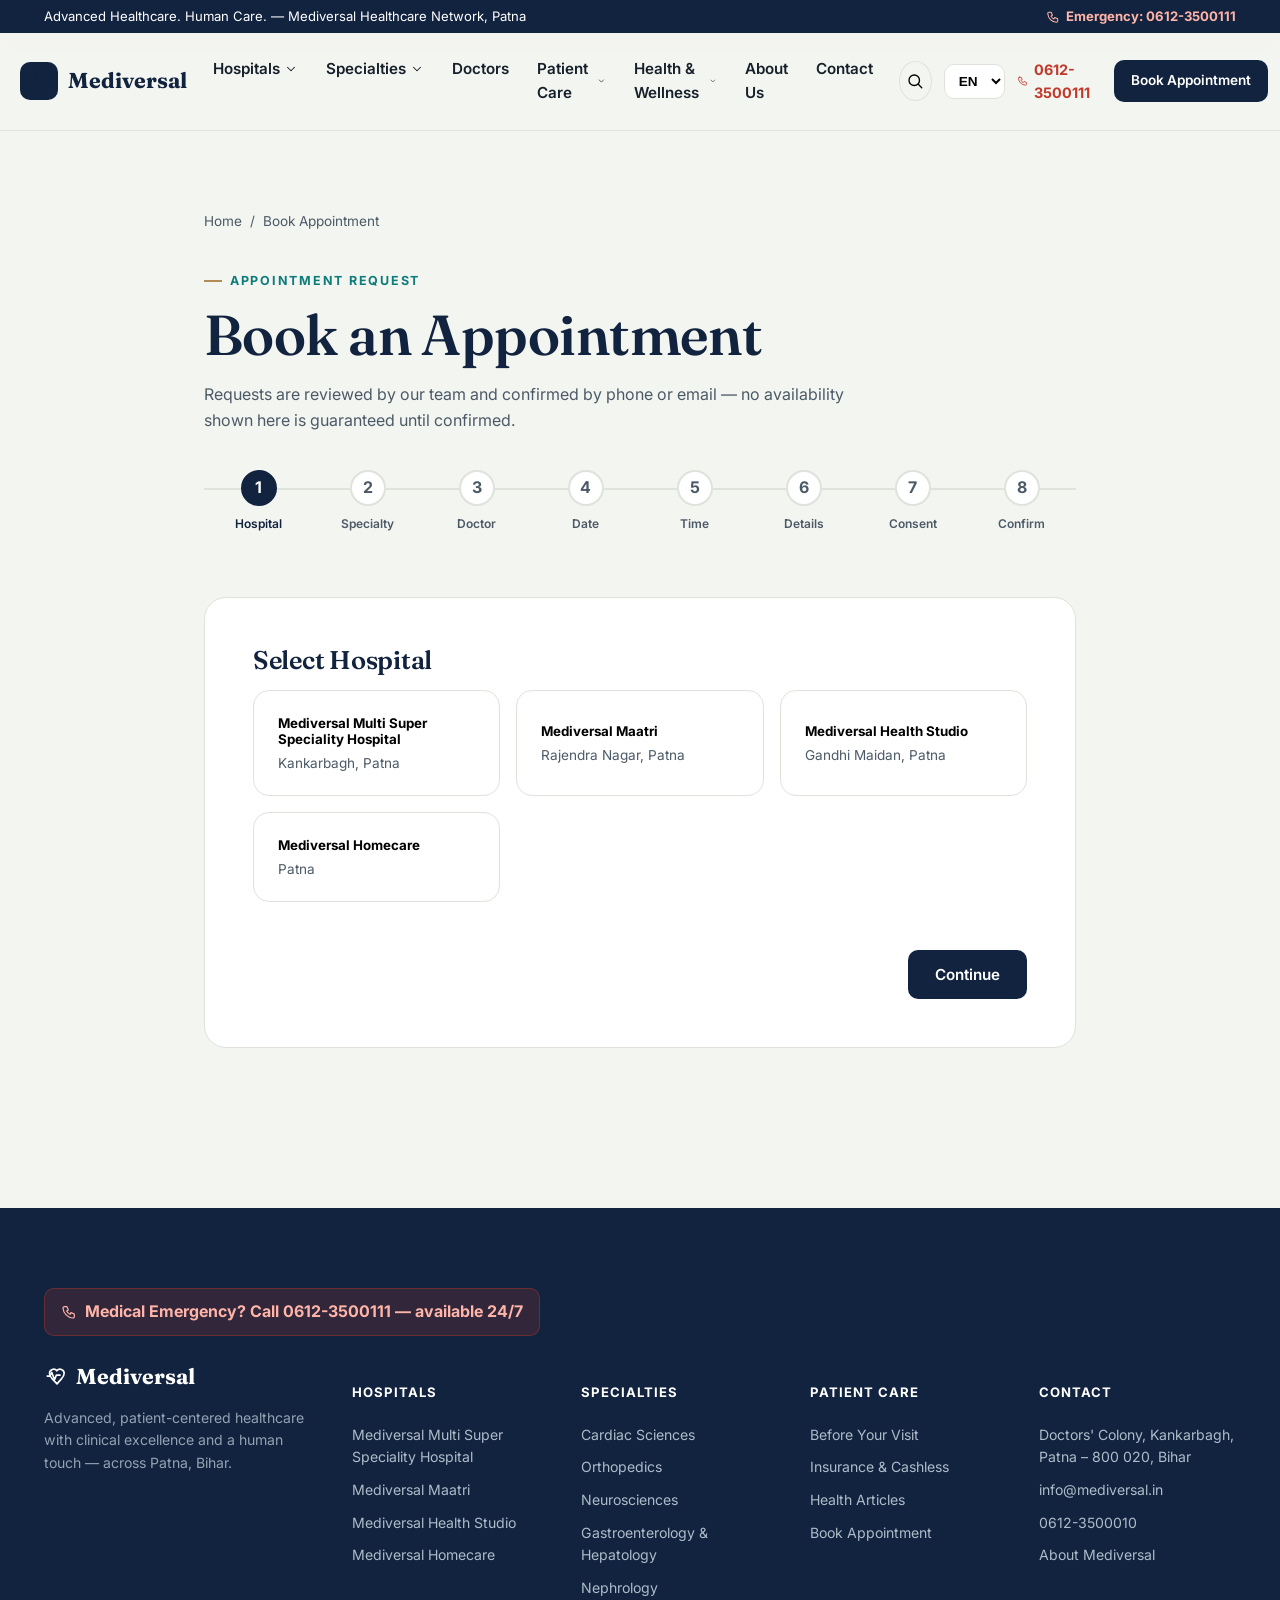
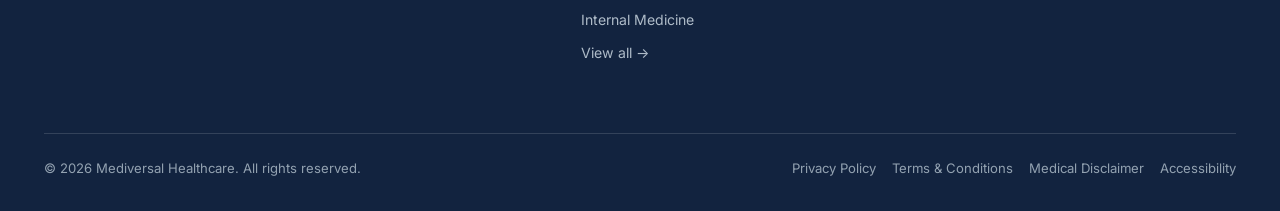
<file: appointment.html>
<!DOCTYPE html>
<html lang="en">
<head>
<meta charset="UTF-8">
<meta name="viewport" content="width=device-width, initial-scale=1.0">
<title>Book Appointment | Mediversal Healthcare</title>
<meta name="description" content="Book an appointment with a Mediversal Healthcare specialist in a few simple steps.">
<link rel="preconnect" href="https://fonts.googleapis.com">
<link href="https://fonts.googleapis.com/css2?family=Fraunces:opsz,wght@9..144,500;9..144,600;9..144,700&family=Inter:wght@400;500;600;700;800&family=Noto+Sans+Devanagari:wght@400;600;700&display=swap" rel="stylesheet">
<link rel="stylesheet" href="assets/css/main.css">
</head>
<body>
<div id="site-header"></div>
<main id="main-content">
  <section class="section">
    <div class="container" style="max-width:920px;">
      <nav class="breadcrumb"><a href="index.html">Home</a> / <span>Book Appointment</span></nav>
      <div class="section-head left" style="margin-bottom:36px;">
        <span class="eyebrow">Appointment Request</span>
        <h1>Book an Appointment</h1>
        <p>Requests are reviewed by our team and confirmed by phone or email — no availability shown here is guaranteed until confirmed.</p>
      </div>

      <div class="stepper-track" id="stepper-track"></div>
      <div id="step-panel"></div>
    </div>
  </section>
</main>
<div id="site-footer"></div>
<script src="assets/js/icons.js"></script>
<script src="assets/js/data.js"></script>
<script src="assets/js/main.js"></script>
<script>
mountChrome();

const STEPS = ["Hospital","Specialty","Doctor","Date","Time","Details","Consent","Confirm"];
let current = 0;
const state = { hospital:null, specialty:null, doctor:"__none__", date:null, slot:null, patient:{}, consentComms:false, consentMarketing:false };

// Pre-fill from URL params (e.g. arriving from a doctor profile or specialty page)
const params = new URLSearchParams(location.search);
if(params.get('doctor')){
  const d = DOCTORS.find(x=>x.id===params.get('doctor'));
  if(d){ state.doctor = d.id; state.specialty = d.specialtyId; state.hospital = d.hospitalId; }
}
if(params.get('specialty') && !state.specialty) state.specialty = params.get('specialty');

function renderTrack(){
  document.getElementById('stepper-track').innerHTML = STEPS.map((label,i) => `
    <div class="step-item ${i===current?'active':''} ${i<current?'done':''}">
      <div class="step-dot">${i<current?icon('check',16):(i+1)}</div>
      <div class="step-label">${label}</div>
    </div>`).join('');
}

// ---- Real, non-fabricated slot generation: deterministic per doctor+date so it's
// consistent, but clearly illustrative — in production this calls
// GET /api/v1/appointments/slots?doctor_id=&date= against real scheduling data.
function slotsFor(doctorId, dateStr){
  const base = ["09:00 AM","09:30 AM","10:00 AM","10:30 AM","11:30 AM","12:00 PM","04:00 PM","04:30 PM","05:00 PM","05:30 PM","06:00 PM","06:30 PM"];
  let seed = (doctorId+dateStr).split('').reduce((a,c)=>a+c.charCodeAt(0),0);
  return base.map((t,i) => ({ time:t, available: (seed + i) % 3 !== 0 }));
}

function next(){ if(current < STEPS.length-1){ current++; render(); window.scrollTo({top:0,behavior:'smooth'}); } }
function back(){ if(current > 0){ current--; render(); window.scrollTo({top:0,behavior:'smooth'}); } }

function panelWrap(body, opts={}){
  return `<div class="step-panel">${body}
    <div class="stepper-actions">
      ${current>0 && current<STEPS.length-1 ? `<button class="btn btn-ghost" onclick="back()">Back</button>` : '<span></span>'}
      ${opts.hideNext ? '' : `<button class="btn btn-primary" id="next-btn" onclick="${opts.onNext||'next()'}" ${opts.disabled?'disabled':''}>${opts.nextLabel||'Continue'}</button>`}
    </div>
  </div>`;
}

function render(){
  renderTrack();
  const panel = document.getElementById('step-panel');
  if(current === 0){ // Hospital
    panel.innerHTML = panelWrap(`
      <h3>Select Hospital</h3>
      <div class="option-grid">
        ${HOSPITALS.map(h => `
          <button class="option-card ${state.hospital===h.id?'selected':''}" onclick="selectHospital('${h.id}')">
            <strong>${h.name}</strong><p style="margin:8px 0 0;font-size:0.85rem;">${h.location}</p>
          </button>`).join('')}
      </div>`, {disabled: !state.hospital});
  }
  else if(current === 1){ // Specialty
    panel.innerHTML = panelWrap(`
      <h3>Select Specialty</h3>
      <div class="option-grid">
        ${SPECIALTIES.map(s => `
          <button class="option-card ${state.specialty===s.id?'selected':''}" onclick="selectSpecialty('${s.id}')">
            <strong>${s.name}</strong>
          </button>`).join('')}
      </div>`, {disabled: !state.specialty});
  }
  else if(current === 2){ // Doctor
    const docs = doctorsBySpecialty(state.specialty);
    panel.innerHTML = panelWrap(`
      <h3>Select Doctor</h3>
      <p style="font-size:0.88rem;">Optional — choose "No preference" if you'd like the earliest available specialist.</p>
      <div class="option-grid">
        <button class="option-card ${state.doctor==='__none__'?'selected':''}" onclick="selectDoctor('__none__')"><strong>No preference</strong></button>
        ${docs.map(d => `
          <button class="option-card ${state.doctor===d.id?'selected':''}" onclick="selectDoctor('${d.id}')">
            <strong>${d.name}</strong><p style="margin:6px 0 0;font-size:0.82rem;">${d.designation}</p>
          </button>`).join('')}
      </div>`);
  }
  else if(current === 3){ // Date
    const today = new Date();
    const dates = Array.from({length:6}).map((_,i) => { const d=new Date(today); d.setDate(d.getDate()+i+1); return d; });
    panel.innerHTML = panelWrap(`
      <h3>Select Appointment Date</h3>
      <div class="option-grid" style="grid-template-columns:repeat(3,1fr);">
        ${dates.map(d => { const iso = d.toISOString().slice(0,10);
          return `<button class="option-card ${state.date===iso?'selected':''}" onclick="selectDate('${iso}')">
            <strong>${d.toLocaleDateString('en-IN',{weekday:'short'})}</strong><p style="margin:6px 0 0;">${d.toLocaleDateString('en-IN',{day:'numeric',month:'short'})}</p>
          </button>`; }).join('')}
      </div>`, {disabled: !state.date});
  }
  else if(current === 4){ // Time
    const slots = slotsFor(state.doctor, state.date);
    panel.innerHTML = panelWrap(`
      <h3>Select Available Time Slot</h3>
      <div class="slot-grid">
        ${slots.map(s => `<button class="slot-btn ${state.slot===s.time?'selected':''}" ${!s.available?'disabled':''} onclick="selectSlot('${s.time}')">${s.time}</button>`).join('')}
      </div>`, {disabled: !state.slot});
  }
  else if(current === 5){ // Patient details
    panel.innerHTML = panelWrap(`
      <h3>Patient Details</h3>
      <div class="form-grid">
        <div class="field" data-req><label for="p-name">Full Name *</label><input id="p-name" value="${state.patient.name||''}" required><span class="field-error">Please enter the patient's full name.</span></div>
        <div class="field" data-req><label for="p-phone">Phone Number *</label><input id="p-phone" type="tel" value="${state.patient.phone||''}" required><span class="field-error">Please enter a valid 10-digit phone number.</span></div>
        <div class="field"><label for="p-email">Email</label><input id="p-email" type="email" value="${state.patient.email||''}"><span class="field-error">Please enter a valid email address.</span></div>
        <div class="field"><label for="p-age">Age</label><input id="p-age" type="number" min="0" max="120" value="${state.patient.age||''}"></div>
        <div class="field"><label for="p-gender">Gender</label>
          <select id="p-gender"><option value="">Prefer not to say</option><option>Female</option><option>Male</option><option>Other</option></select>
        </div>
        <div class="field"><label for="p-pid">Existing Patient ID (optional)</label><input id="p-pid" value="${state.patient.existingId||''}"></div>
        <div class="field full"><label for="p-reason">Reason for Visit / Message</label><textarea id="p-reason" rows="3">${state.patient.reason||''}</textarea></div>
      </div>`, {onNext:'submitDetails()'});
    document.getElementById('p-gender').value = state.patient.gender || '';
  }
  else if(current === 6){ // Consent
    panel.innerHTML = panelWrap(`
      <h3>Consent</h3>
      <div class="consent-row">
        <input type="checkbox" id="consent-comms" ${state.consentComms?'checked':''}>
        <label for="consent-comms">I agree to receive appointment-related communication (SMS, email or call) regarding this request.</label>
      </div>
      <div class="consent-row">
        <input type="checkbox" id="consent-marketing" ${state.consentMarketing?'checked':''}>
        <label for="consent-marketing">I would also like to receive health tips and promotional updates from Mediversal Healthcare (optional).</label>
      </div>`, {onNext:'submitConsent()'});
  }
  else if(current === 7){ // Confirmation
    const ref = 'MED-' + Math.random().toString(36).slice(2,8).toUpperCase();
    const h = hospitalById(state.hospital); const s = specialtyById(state.specialty);
    const d = state.doctor !== '__none__' ? DOCTORS.find(x=>x.id===state.doctor) : null;
    panel.innerHTML = `<div class="step-panel confirmation">
      <div class="conf-icon">${icon('check',34)}</div>
      <h2>Appointment Request Received</h2>
      <p>Status: <strong>REQUESTED</strong> — our team will confirm your appointment shortly by phone or email.</p>
      <div class="ref-box">
        <dl>
          <dt>Reference Number</dt><dd>${ref}</dd>
          <dt>Hospital</dt><dd>${h?h.name:''}</dd>
          <dt>Specialty</dt><dd>${s?s.name:''}</dd>
          <dt>Doctor</dt><dd>${d?d.name:'No preference'}</dd>
          <dt>Requested Date</dt><dd>${state.date}</dd>
          <dt>Requested Time</dt><dd>${state.slot}</dd>
          <dt>Patient Contact</dt><dd>${state.patient.name} · ${state.patient.phone}</dd>
        </dl>
      </div>
      <p style="font-size:0.88rem;">Next step: keep your phone reachable — our appointment team will call to confirm within business hours.</p>
      <a href="index.html" class="btn btn-secondary">Return to Home</a>
    </div>`;
  }
}

function selectHospital(id){ state.hospital = id; render(); }
function selectSpecialty(id){ state.specialty = id; state.doctor = '__none__'; render(); }
function selectDoctor(id){ state.doctor = id; render(); }
function selectDate(iso){ state.date = iso; state.slot = null; render(); }
function selectSlot(t){ state.slot = t; render(); }

function submitDetails(){
  const name = document.getElementById('p-name');
  const phone = document.getElementById('p-phone');
  const email = document.getElementById('p-email');
  let valid = true;
  [name.closest('.field')].forEach(f=>f.classList.remove('invalid'));
  phone.closest('.field').classList.remove('invalid');
  email.closest('.field').classList.remove('invalid');

  if(!name.value.trim()){ name.closest('.field').classList.add('invalid'); valid = false; }
  if(!/^[6-9]\d{9}$/.test(phone.value.trim())){ phone.closest('.field').classList.add('invalid'); valid = false; }
  if(email.value.trim() && !/^\S+@\S+\.\S+$/.test(email.value.trim())){ email.closest('.field').classList.add('invalid'); valid = false; }
  if(!valid) return;

  state.patient = {
    name: name.value.trim(), phone: phone.value.trim(), email: email.value.trim(),
    age: document.getElementById('p-age').value, gender: document.getElementById('p-gender').value,
    existingId: document.getElementById('p-pid').value, reason: document.getElementById('p-reason').value
  };
  next();
}

function submitConsent(){
  const c1 = document.getElementById('consent-comms');
  if(!c1.checked){ alert('Please agree to receive appointment-related communication to proceed.'); return; }
  state.consentComms = true;
  state.consentMarketing = document.getElementById('consent-marketing').checked;
  next();
}

render();
</script>
</body>
</html>
</file>
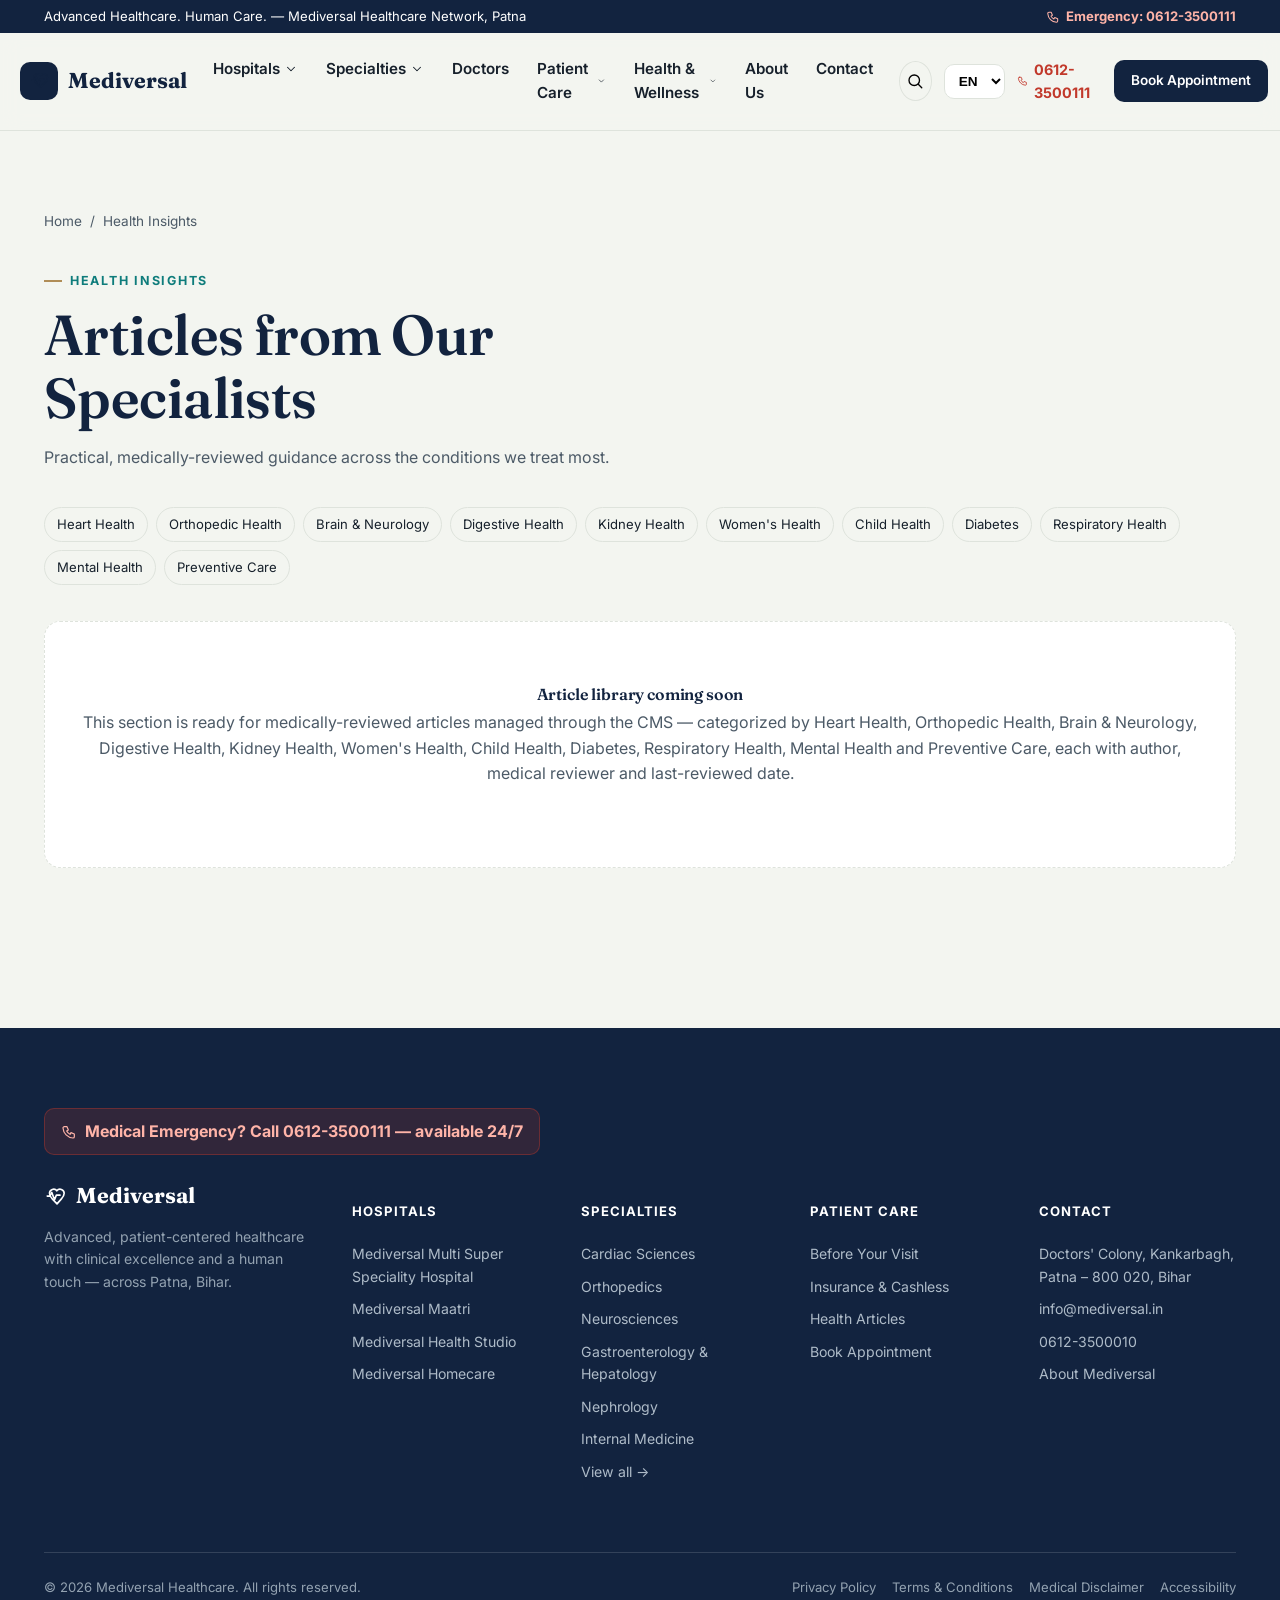
<file: blog.html>
<!DOCTYPE html>
<html lang="en">
<head>
<meta charset="UTF-8">
<meta name="viewport" content="width=device-width, initial-scale=1.0">
<title>Health Insights | Mediversal Healthcare</title>
<meta name="description" content="Health articles and insights from Mediversal Healthcare specialists.">
<link rel="preconnect" href="https://fonts.googleapis.com">
<link href="https://fonts.googleapis.com/css2?family=Fraunces:opsz,wght@9..144,500;9..144,600;9..144,700&family=Inter:wght@400;500;600;700;800&family=Noto+Sans+Devanagari:wght@400;600;700&display=swap" rel="stylesheet">
<link rel="stylesheet" href="assets/css/main.css">
</head>
<body>
<div id="site-header"></div>
<main id="main-content">
  <section class="section">
    <div class="container">
      <nav class="breadcrumb"><a href="index.html">Home</a> / <span>Health Insights</span></nav>
      <div class="section-head left" style="margin-bottom:36px;">
        <span class="eyebrow">Health Insights</span>
        <h1>Articles from Our Specialists</h1>
        <p>Practical, medically-reviewed guidance across the conditions we treat most.</p>
      </div>
      <div class="tag-list" id="cat-filter" style="margin-bottom:36px;"></div>
      <div class="empty-state">
        <h4>Article library coming soon</h4>
        <p>This section is ready for medically-reviewed articles managed through the CMS — categorized by Heart Health, Orthopedic Health, Brain & Neurology, Digestive Health, Kidney Health, Women's Health, Child Health, Diabetes, Respiratory Health, Mental Health and Preventive Care, each with author, medical reviewer and last-reviewed date.</p>
      </div>
    </div>
  </section>
</main>
<div id="site-footer"></div>
<script src="assets/js/icons.js"></script>
<script src="assets/js/data.js"></script>
<script src="assets/js/main.js"></script>
<script>
mountChrome();
document.getElementById('cat-filter').innerHTML = [
  'Heart Health','Orthopedic Health','Brain & Neurology','Digestive Health','Kidney Health',
  "Women's Health",'Child Health','Diabetes','Respiratory Health','Mental Health','Preventive Care'
].map(c => `<span class="tag-chip">${c}</span>`).join('');
</script>
</body>
</html>
</file>
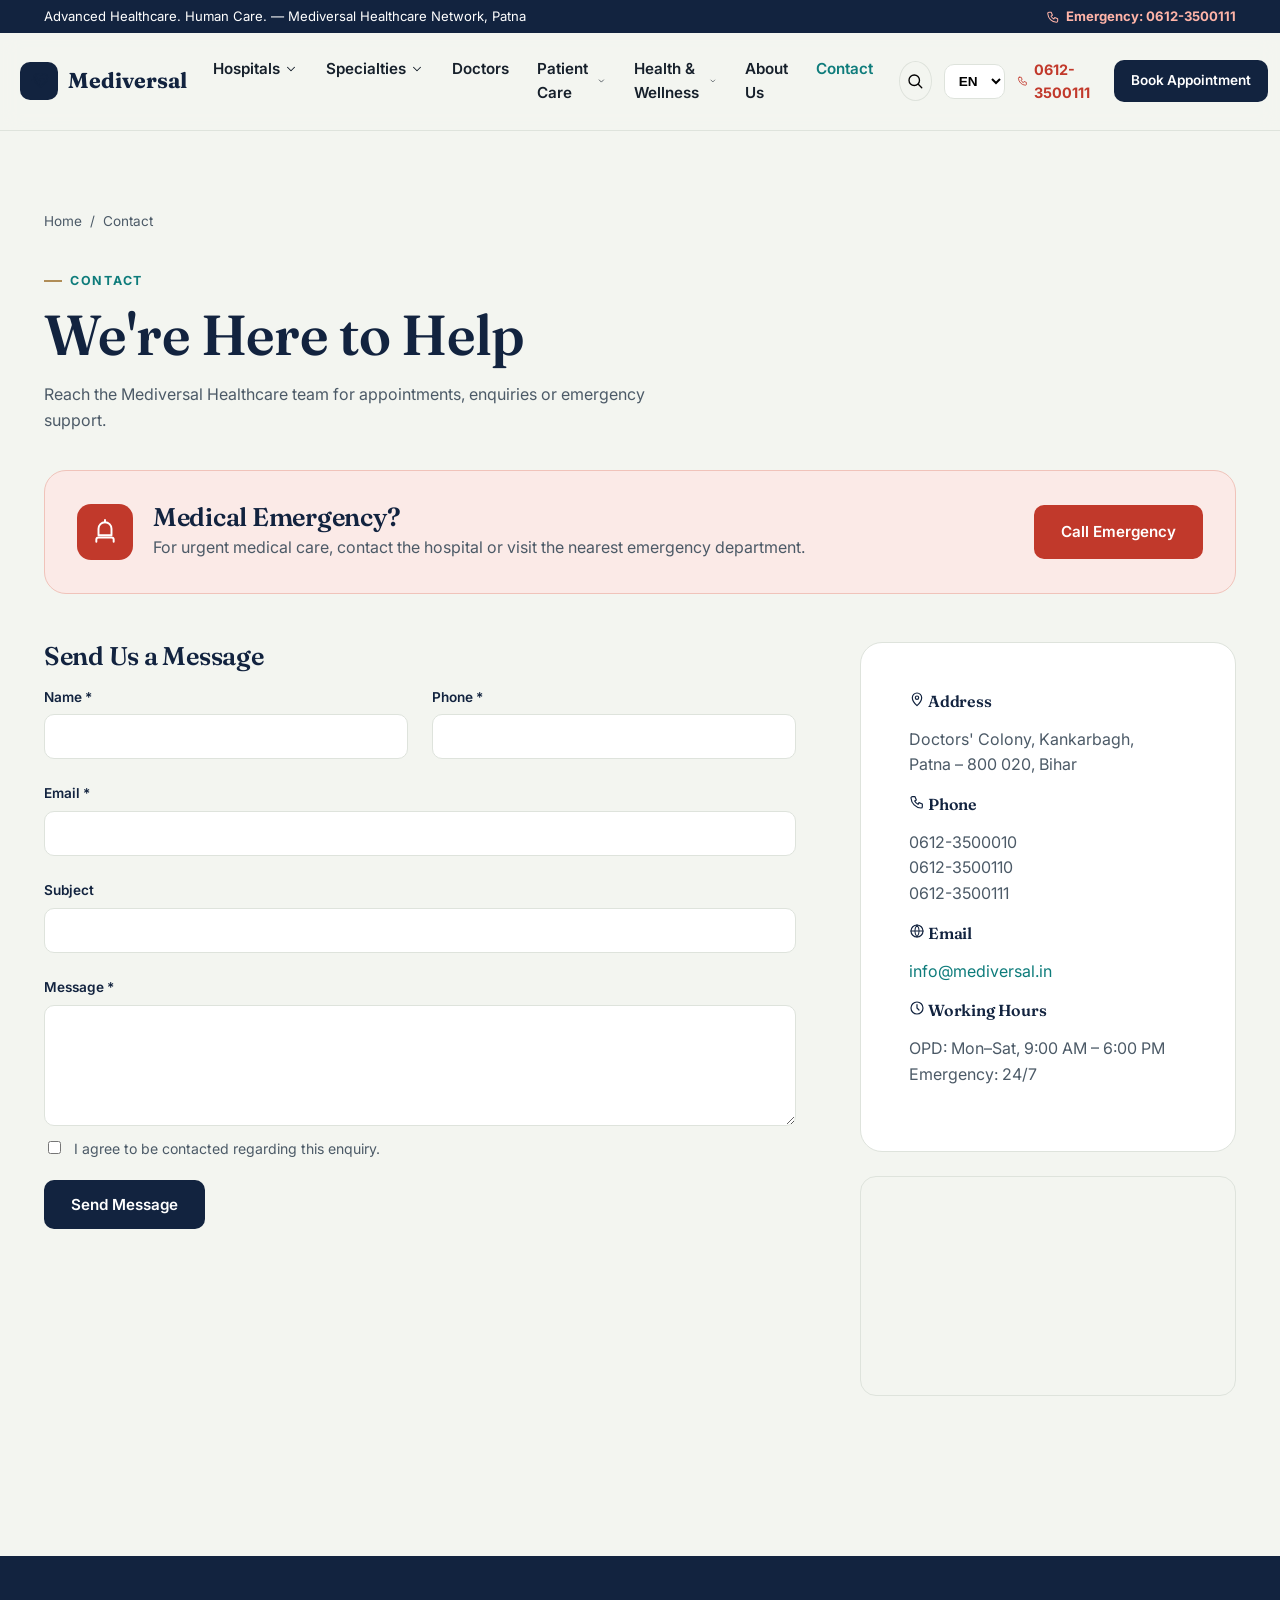
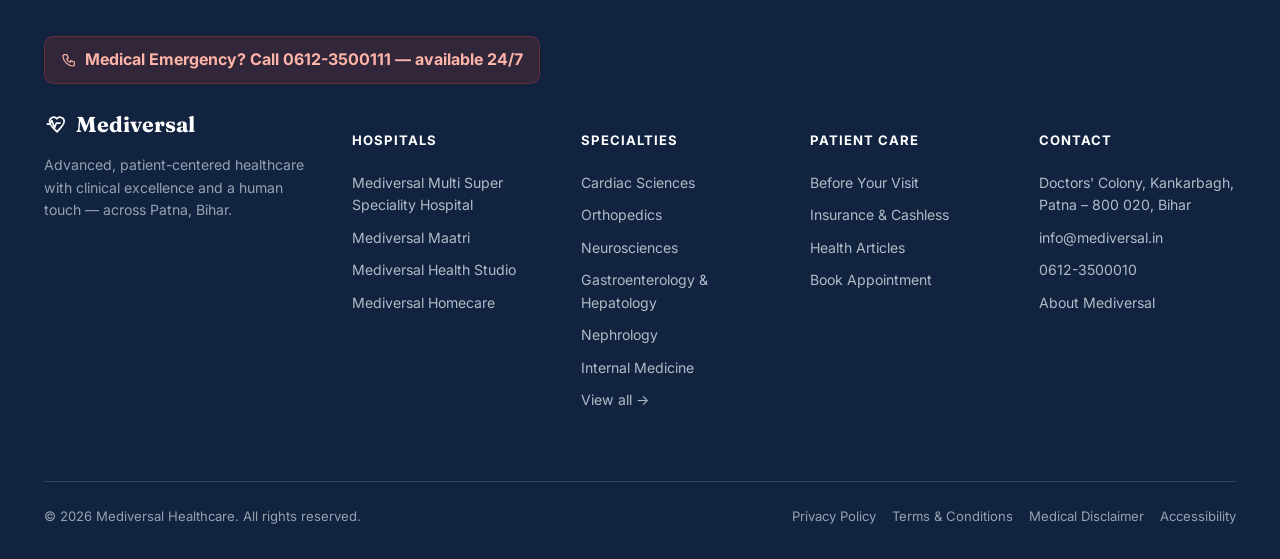
<file: contact.html>
<!DOCTYPE html>
<html lang="en">
<head>
<meta charset="UTF-8">
<meta name="viewport" content="width=device-width, initial-scale=1.0">
<title>Contact Us | Mediversal Healthcare</title>
<meta name="description" content="Contact Mediversal Healthcare — address, phone, email, working hours and emergency support in Patna.">
<link rel="preconnect" href="https://fonts.googleapis.com">
<link href="https://fonts.googleapis.com/css2?family=Fraunces:opsz,wght@9..144,500;9..144,600;9..144,700&family=Inter:wght@400;500;600;700;800&family=Noto+Sans+Devanagari:wght@400;600;700&display=swap" rel="stylesheet">
<link rel="stylesheet" href="assets/css/main.css">
</head>
<body>
<div id="site-header"></div>
<main id="main-content">
  <section class="section">
    <div class="container">
      <nav class="breadcrumb"><a href="index.html">Home</a> / <span>Contact</span></nav>
      <div class="section-head left" style="margin-bottom:36px;">
        <span class="eyebrow">Contact</span>
        <h1>We're Here to Help</h1>
        <p>Reach the Mediversal Healthcare team for appointments, enquiries or emergency support.</p>
      </div>

      <div class="emergency-banner" style="margin-bottom:48px;">
        <div style="display:flex;gap:20px;align-items:center;">
          <span class="eb-icon"></span>
          <div><h3>Medical Emergency?</h3><p>For urgent medical care, contact the hospital or visit the nearest emergency department.</p></div>
        </div>
        <a href="tel:0612-3500111" class="btn btn-emergency">Call Emergency</a>
      </div>

      <div class="two-col">
        <div>
          <h3>Send Us a Message</h3>
          <form id="contact-form" novalidate>
            <div class="form-grid">
              <div class="field"><label for="c-name">Name *</label><input id="c-name" required><span class="field-error">Please enter your name.</span></div>
              <div class="field"><label for="c-phone">Phone *</label><input id="c-phone" type="tel" required><span class="field-error">Please enter a valid 10-digit phone number.</span></div>
              <div class="field full"><label for="c-email">Email *</label><input id="c-email" type="email" required><span class="field-error">Please enter a valid email address.</span></div>
              <div class="field full"><label for="c-subject">Subject</label><input id="c-subject"></div>
              <div class="field full"><label for="c-message">Message *</label><textarea id="c-message" rows="5" required></textarea><span class="field-error">Please enter your message.</span></div>
            </div>
            <div class="consent-row">
              <input type="checkbox" id="c-consent" required>
              <label for="c-consent">I agree to be contacted regarding this enquiry.</label>
            </div>
            <button type="submit" class="btn btn-primary" style="margin-top:20px;">Send Message</button>
          </form>
          <div id="contact-success" style="display:none;margin-top:20px;" class="step-panel">
            <h4 style="color:var(--success);">Thank you.</h4>
            <p>We have received your message and will respond shortly.</p>
          </div>
        </div>

        <aside>
          <div class="step-panel" style="margin-bottom:24px;">
            <h4>Address</h4>
            <p>Doctors' Colony, Kankarbagh,<br>Patna – 800 020, Bihar</p>
            <h4>Phone</h4>
            <p>0612-3500010<br>0612-3500110<br>0612-3500111</p>
            <h4>Email</h4>
            <p><a href="mailto:info@mediversal.in" style="color:var(--teal);">info@mediversal.in</a></p>
            <h4>Working Hours</h4>
            <p>OPD: Mon–Sat, 9:00 AM – 6:00 PM<br>Emergency: 24/7</p>
          </div>
          <div style="border-radius:var(--r-lg);overflow:hidden;border:1px solid var(--line);height:220px;">
            <iframe title="Mediversal Healthcare location" width="100%" height="100%" style="border:0;" loading="lazy"
              src="https://www.google.com/maps?q=Kankarbagh,Patna,Bihar&output=embed"></iframe>
          </div>
        </aside>
      </div>
    </div>
  </section>
</main>
<div id="site-footer"></div>
<script src="assets/js/icons.js"></script>
<script src="assets/js/data.js"></script>
<script src="assets/js/main.js"></script>
<script>
mountChrome('contact');
document.querySelector('.eb-icon').innerHTML = icon('siren',26);
const asideHeadings = document.querySelectorAll('aside .step-panel h4');
const headingIcons = ['map-pin','phone','globe','clock'];
asideHeadings.forEach((h,i) => { h.innerHTML = `${icon(headingIcons[i],16)} ${h.textContent.trim()}`; });

const form = document.getElementById('contact-form');
form.addEventListener('submit', (e) => {
  e.preventDefault();
  const name = document.getElementById('c-name');
  const phone = document.getElementById('c-phone');
  const email = document.getElementById('c-email');
  const message = document.getElementById('c-message');
  const consent = document.getElementById('c-consent');
  [name,phone,email,message].forEach(f=>f.closest('.field').classList.remove('invalid'));
  let valid = true;
  if(!name.value.trim()){ name.closest('.field').classList.add('invalid'); valid=false; }
  if(!/^[6-9]\d{9}$/.test(phone.value.trim())){ phone.closest('.field').classList.add('invalid'); valid=false; }
  if(!/^\S+@\S+\.\S+$/.test(email.value.trim())){ email.closest('.field').classList.add('invalid'); valid=false; }
  if(!message.value.trim()){ message.closest('.field').classList.add('invalid'); valid=false; }
  if(!consent.checked){ alert('Please provide consent to be contacted.'); valid=false; }
  if(!valid) return;
  form.style.display = 'none';
  document.getElementById('contact-success').style.display = 'block';
});
</script>
</body>
</html>
</file>
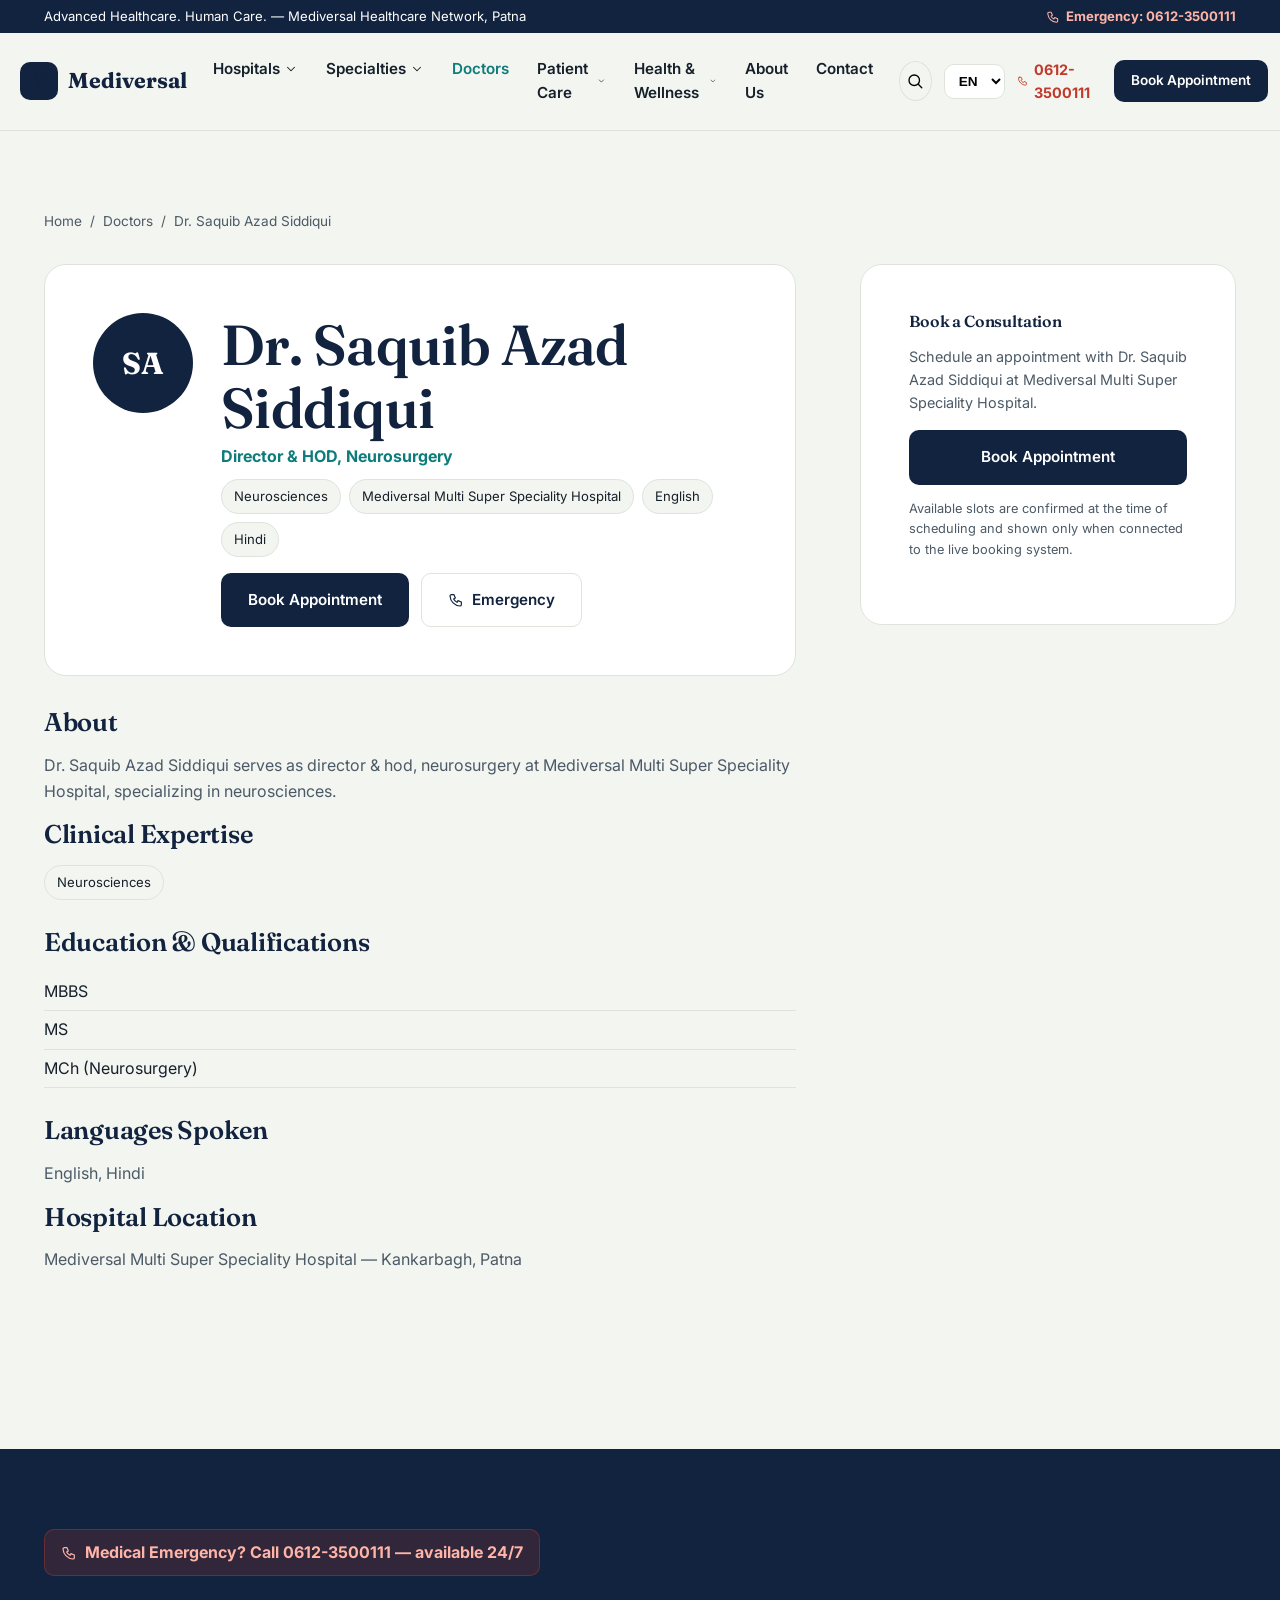
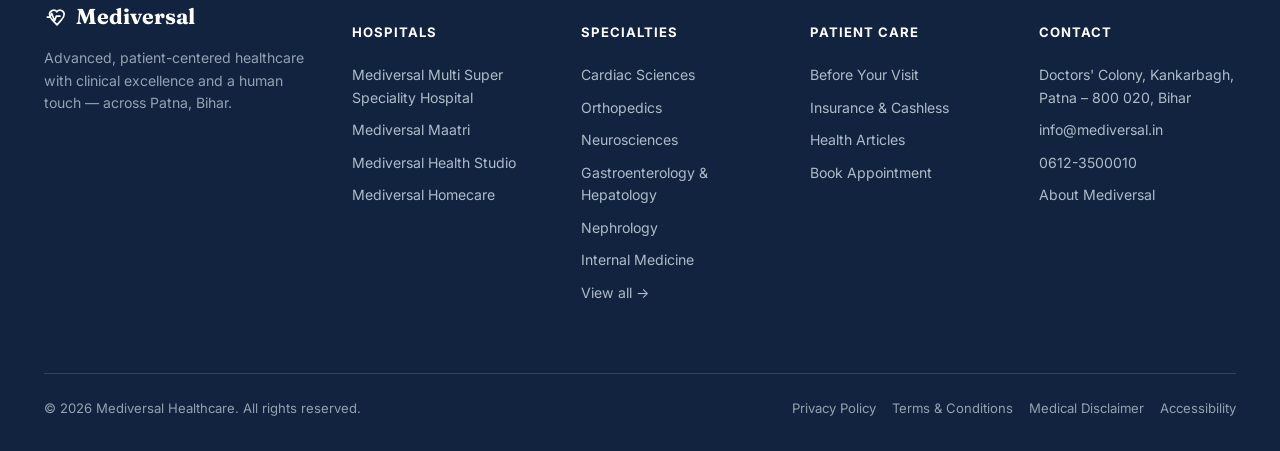
<file: doctor-profile.html>
<!DOCTYPE html>
<html lang="en">
<head>
<meta charset="UTF-8">
<meta name="viewport" content="width=device-width, initial-scale=1.0">
<title id="page-title">Doctor Profile | Mediversal Healthcare</title>
<meta name="description" content="Doctor profile — qualifications, expertise and hospital location at Mediversal Healthcare.">
<link rel="preconnect" href="https://fonts.googleapis.com">
<link href="https://fonts.googleapis.com/css2?family=Fraunces:opsz,wght@9..144,500;9..144,600;9..144,700&family=Inter:wght@400;500;600;700;800&family=Noto+Sans+Devanagari:wght@400;600;700&display=swap" rel="stylesheet">
<link rel="stylesheet" href="assets/css/main.css">
</head>
<body>
<div id="site-header"></div>
<main id="main-content">
  <section class="section">
    <div class="container" id="profile-container">
      <div class="skeleton" style="height:400px;"></div>
    </div>
  </section>
</main>
<div id="site-footer"></div>
<script src="assets/js/icons.js"></script>
<script src="assets/js/data.js"></script>
<script src="assets/js/main.js"></script>
<script>
mountChrome('doctors');
const params = new URLSearchParams(location.search);
const d = DOCTORS.find(x => x.id === params.get('id')) || DOCTORS[0];
const sp = specialtyById(d.specialtyId);
const hosp = hospitalById(d.hospitalId);
document.getElementById('page-title').textContent = `${d.name} — ${d.designation} | Mediversal Healthcare`;

const related = DOCTORS.filter(x => x.specialtyId === d.specialtyId && x.id !== d.id).slice(0,3);

document.getElementById('profile-container').innerHTML = `
  <nav class="breadcrumb"><a href="index.html">Home</a> / <a href="doctors.html">Doctors</a> / <span>${d.name}</span></nav>
  <div class="two-col">
    <div>
      <div class="step-panel" style="display:flex;gap:28px;align-items:flex-start;flex-wrap:wrap;margin-bottom:32px;">
        <div class="dc-avatar-fallback" style="width:100px;height:100px;font-size:1.9rem;flex-shrink:0;">${initials(d.name)}</div>
        <div style="flex:1;min-width:240px;">
          <h1 style="margin-bottom:4px;">${d.name}</h1>
          <p style="color:var(--teal);font-weight:700;margin-bottom:10px;">${d.designation}</p>
          <div class="tag-list" style="margin-bottom:16px;">
            <span class="tag-chip">${sp ? sp.name : d.department}</span>
            <span class="tag-chip">${hosp ? hosp.name : ''}</span>
            ${d.languages.map(l=>`<span class="tag-chip">${l}</span>`).join('')}
          </div>
          <div style="display:flex;gap:12px;flex-wrap:wrap;">
            <a href="appointment.html?doctor=${d.id}" class="btn btn-primary">Book Appointment</a>
            <a href="tel:0612-3500111" class="btn btn-ghost">${icon('phone',16)} Emergency</a>
          </div>
        </div>
      </div>

      <h3>About</h3>
      <p>${d.name} serves as ${d.designation.toLowerCase()} at ${hosp ? hosp.name : 'Mediversal Healthcare'}, specializing in ${sp ? sp.name.toLowerCase() : d.department.toLowerCase()}.</p>

      <h3>Clinical Expertise</h3>
      <div class="tag-list" style="margin-bottom:28px;">
        <span class="tag-chip">${sp ? sp.name : d.department}</span>
      </div>

      <h3>Education & Qualifications</h3>
      <ul style="margin-bottom:28px;">
        ${d.qualifications.map(q=>`<li style="padding:6px 0;border-bottom:1px solid var(--line);">${q}</li>`).join('')}
      </ul>

      <h3>Languages Spoken</h3>
      <p>${d.languages.join(', ')}</p>

      <h3>Hospital Location</h3>
      <p>${hosp ? hosp.name + ' — ' + hosp.location : ''}</p>
    </div>

    <aside>
      <div class="step-panel" style="position:sticky;top:100px;">
        <h4 style="margin-bottom:14px;">Book a Consultation</h4>
        <p style="font-size:0.9rem;">Schedule an appointment with ${d.name.replace('Dr. ','Dr. ')} at ${hosp ? hosp.name : ''}.</p>
        <a href="appointment.html?doctor=${d.id}" class="btn btn-primary btn-block">Book Appointment</a>
        <p style="font-size:0.8rem;margin-top:14px;">Available slots are confirmed at the time of scheduling and shown only when connected to the live booking system.</p>
      </div>
    </aside>
  </div>

  ${related.length ? `
  <div style="margin-top:56px;">
    <h3>Related Doctors</h3>
    <div class="doctor-grid">
      ${related.map(r => `
        <div class="doctor-card">
          <div class="dc-photo"><div class="dc-avatar-fallback">${initials(r.name)}</div></div>
          <div class="dc-body">
            <h4>${r.name}</h4>
            <div class="dc-role">${r.designation}</div>
            <div class="dc-actions">
              <a href="doctor-profile.html?id=${r.id}" class="btn btn-ghost btn-sm">View Profile</a>
              <a href="appointment.html?doctor=${r.id}" class="btn btn-primary btn-sm">Book</a>
            </div>
          </div>
        </div>`).join('')}
    </div>
  </div>` : ''}
`;
</script>
</body>
</html>
</file>
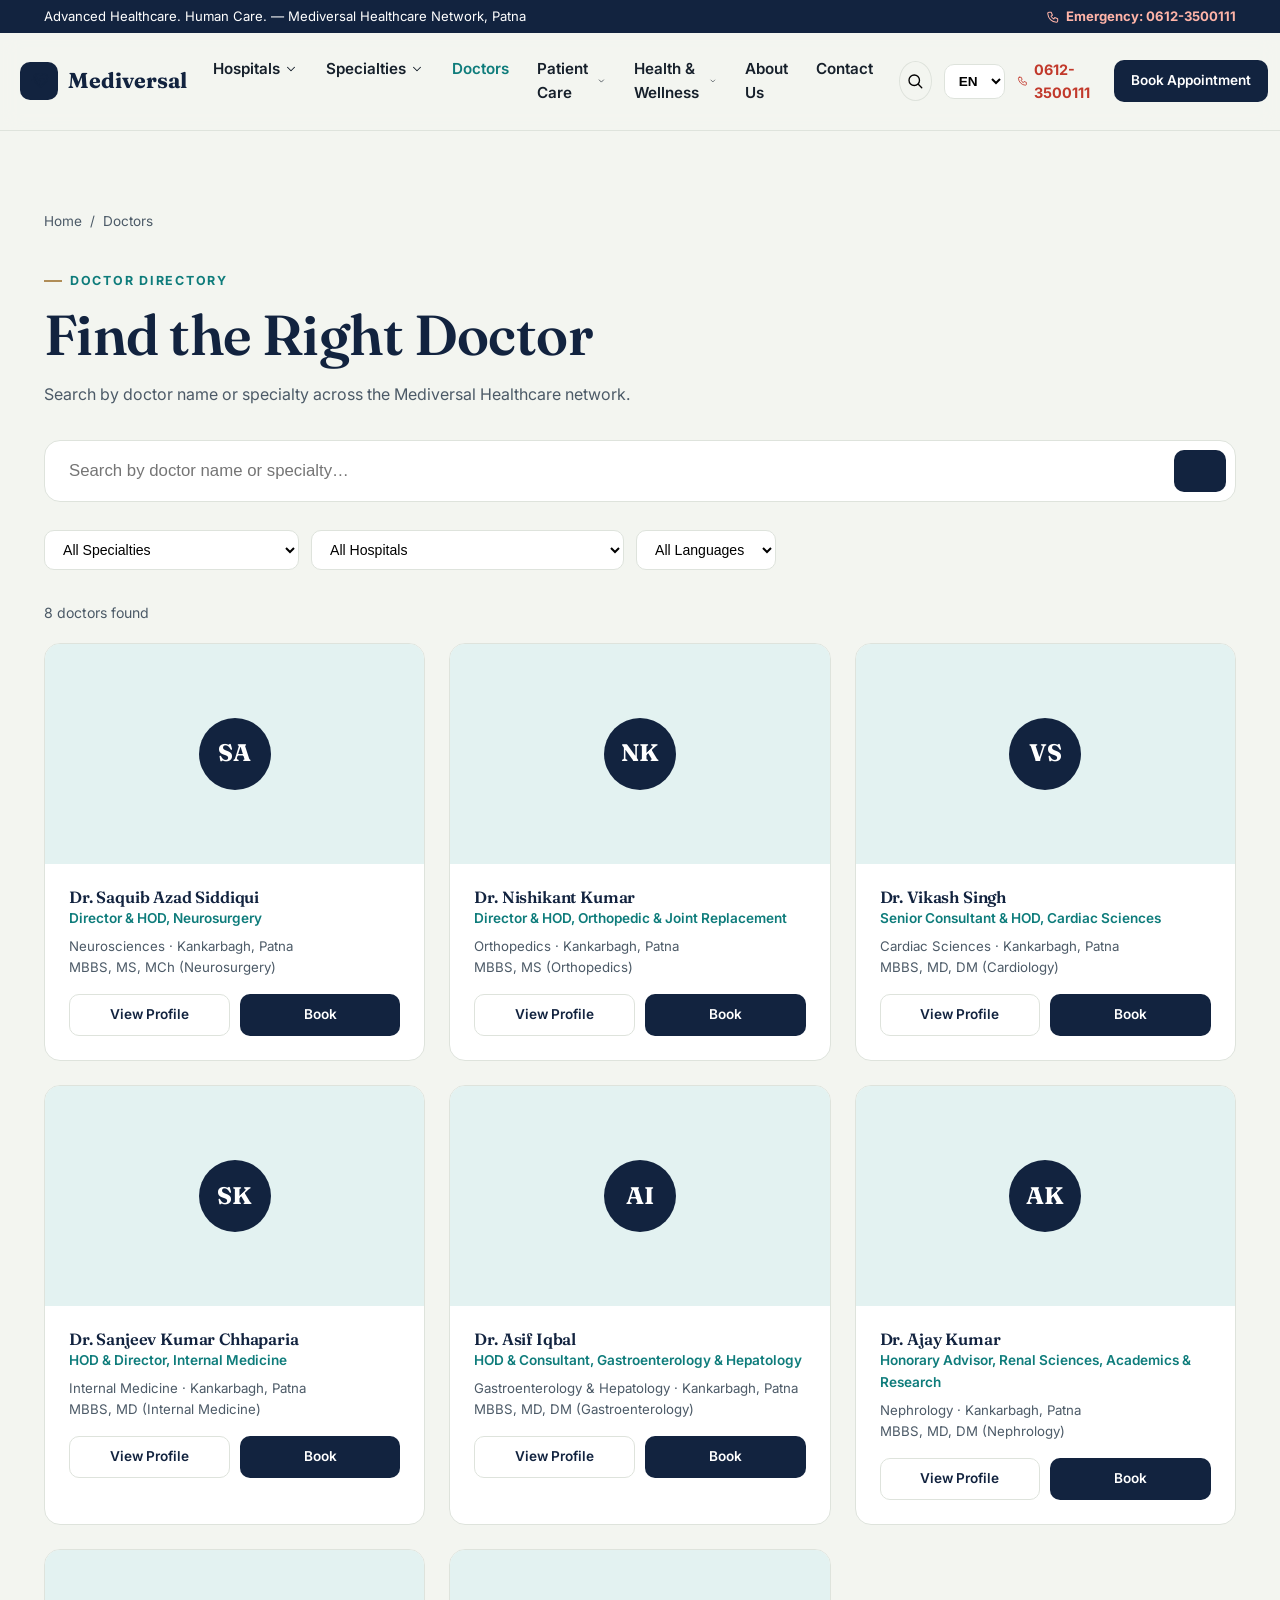
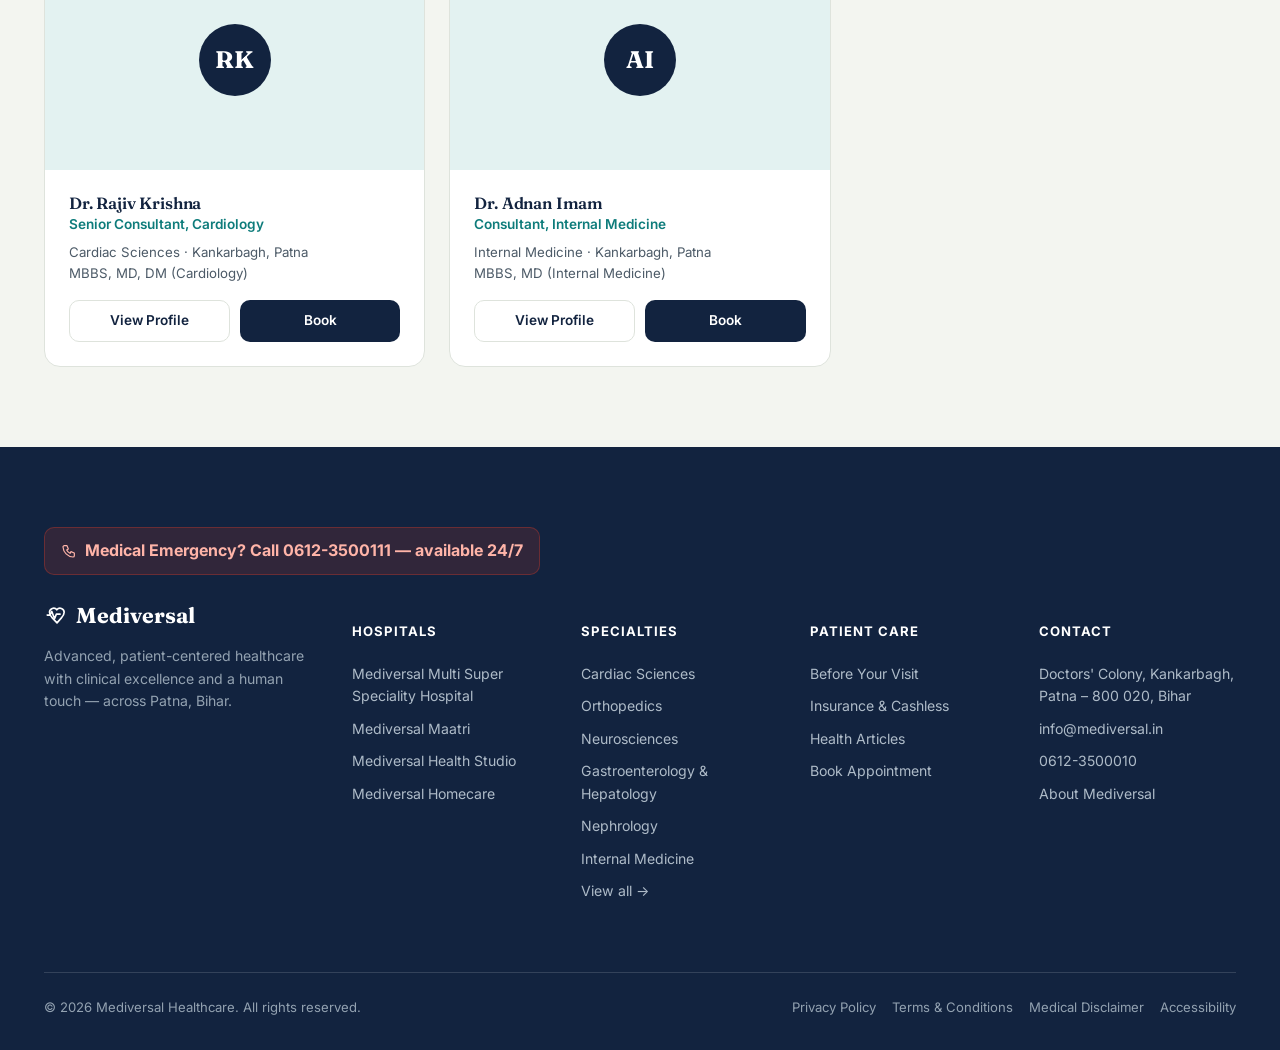
<file: doctors.html>
<!DOCTYPE html>
<html lang="en">
<head>
<meta charset="UTF-8">
<meta name="viewport" content="width=device-width, initial-scale=1.0">
<title>Find a Doctor | Mediversal Healthcare</title>
<meta name="description" content="Search and find specialist doctors across the Mediversal Healthcare network in Patna, filtered by specialty, hospital and language.">
<link rel="canonical" href="https://www.mediversal.in/doctors">
<link rel="preconnect" href="https://fonts.googleapis.com">
<link href="https://fonts.googleapis.com/css2?family=Fraunces:opsz,wght@9..144,500;9..144,600;9..144,700&family=Inter:wght@400;500;600;700;800&family=Noto+Sans+Devanagari:wght@400;600;700&display=swap" rel="stylesheet">
<link rel="stylesheet" href="assets/css/main.css">
</head>
<body>
<div id="site-header"></div>
<main id="main-content">
  <section class="section" style="padding-bottom:0;">
    <div class="container">
      <nav class="breadcrumb"><a href="index.html">Home</a> / <span>Doctors</span></nav>
      <div class="section-head left" style="margin-bottom:32px;">
        <span class="eyebrow">Doctor Directory</span>
        <h1>Find the Right Doctor</h1>
        <p>Search by doctor name or specialty across the Mediversal Healthcare network.</p>
      </div>
      <div class="search-box" style="max-width:100%;margin-bottom:28px;">
        <input id="doc-search" class="search-input" type="text" placeholder="Search by doctor name or specialty…" aria-label="Search doctors">
        <button class="search-icon-btn" aria-label="Search"></button>
      </div>
      <div class="doctor-filters">
        <select id="f-specialty" aria-label="Filter by specialty"><option value="">All Specialties</option></select>
        <select id="f-hospital" aria-label="Filter by hospital"><option value="">All Hospitals</option></select>
        <select id="f-language" aria-label="Filter by language">
          <option value="">All Languages</option><option value="English">English</option><option value="Hindi">Hindi</option>
        </select>
      </div>
      <div id="doc-count" style="font-size:0.88rem;color:var(--charcoal-soft);margin-bottom:18px;"></div>
      <div class="doctor-grid" id="doctor-grid"></div>
    </div>
  </section>
</main>
<div id="site-footer"></div>
<script src="assets/js/icons.js"></script>
<script src="assets/js/data.js"></script>
<script src="assets/js/main.js"></script>
<script>
mountChrome('doctors');

const fSpecialty = document.getElementById('f-specialty');
const fHospital = document.getElementById('f-hospital');
const fLanguage = document.getElementById('f-language');
const grid = document.getElementById('doctor-grid');
const countEl = document.getElementById('doc-count');
const search = document.getElementById('doc-search');

SPECIALTIES.forEach(s => fSpecialty.insertAdjacentHTML('beforeend', `<option value="${s.id}">${s.name}</option>`));
HOSPITALS.forEach(h => fHospital.insertAdjacentHTML('beforeend', `<option value="${h.id}">${h.name}</option>`));

// Preselect specialty from ?specialty= URL param (used by "Find a Doctor" links)
const params = new URLSearchParams(location.search);
if(params.get('specialty')) fSpecialty.value = params.get('specialty');

function doctorCard(d){
  const sp = specialtyById(d.specialtyId);
  const hosp = hospitalById(d.hospitalId);
  return `
  <div class="doctor-card">
    <div class="dc-photo"><div class="dc-avatar-fallback">${initials(d.name)}</div></div>
    <div class="dc-body">
      <h4>${d.name}</h4>
      <div class="dc-role">${d.designation}</div>
      <div class="dc-meta">
        ${sp ? sp.name : d.department} &middot; ${hosp ? hosp.location : ''}<br>
        ${d.qualifications.join(', ')}
      </div>
      <div class="dc-actions">
        <a href="doctor-profile.html?id=${d.id}" class="btn btn-ghost btn-sm">View Profile</a>
        <a href="appointment.html?doctor=${d.id}" class="btn btn-primary btn-sm">Book</a>
      </div>
    </div>
  </div>`;
}

function renderDoctors(){
  grid.innerHTML = Array.from({length:6}).map(()=>'<div class="skeleton skeleton-card"></div>').join('');
  setTimeout(() => {
    const q = search.value.trim().toLowerCase();
    const results = DOCTORS.filter(d => {
      const matchesQuery = !q || d.name.toLowerCase().includes(q) || (specialtyById(d.specialtyId)||{}).name?.toLowerCase().includes(q);
      const matchesSpecialty = !fSpecialty.value || d.specialtyId === fSpecialty.value;
      const matchesHospital = !fHospital.value || d.hospitalId === fHospital.value;
      const matchesLanguage = !fLanguage.value || d.languages.includes(fLanguage.value);
      return matchesQuery && matchesSpecialty && matchesHospital && matchesLanguage;
    });
    countEl.textContent = `${results.length} doctor${results.length===1?'':'s'} found`;
    if(results.length === 0){
      grid.innerHTML = '';
      grid.insertAdjacentHTML('beforebegin', `<div class="empty-state"><h4>No doctors match your filters</h4><p>Try clearing a filter or searching a different specialty.</p></div>`);
    } else {
      document.querySelectorAll('.empty-state').forEach(e=>e.remove());
      grid.innerHTML = results.map(doctorCard).join('');
    }
  }, 350);
}

[fSpecialty, fHospital, fLanguage].forEach(el => el.addEventListener('change', renderDoctors));
let dt;
search.addEventListener('input', () => { clearTimeout(dt); dt = setTimeout(renderDoctors, 300); });
renderDoctors();
</script>
</body>
</html>
</file>
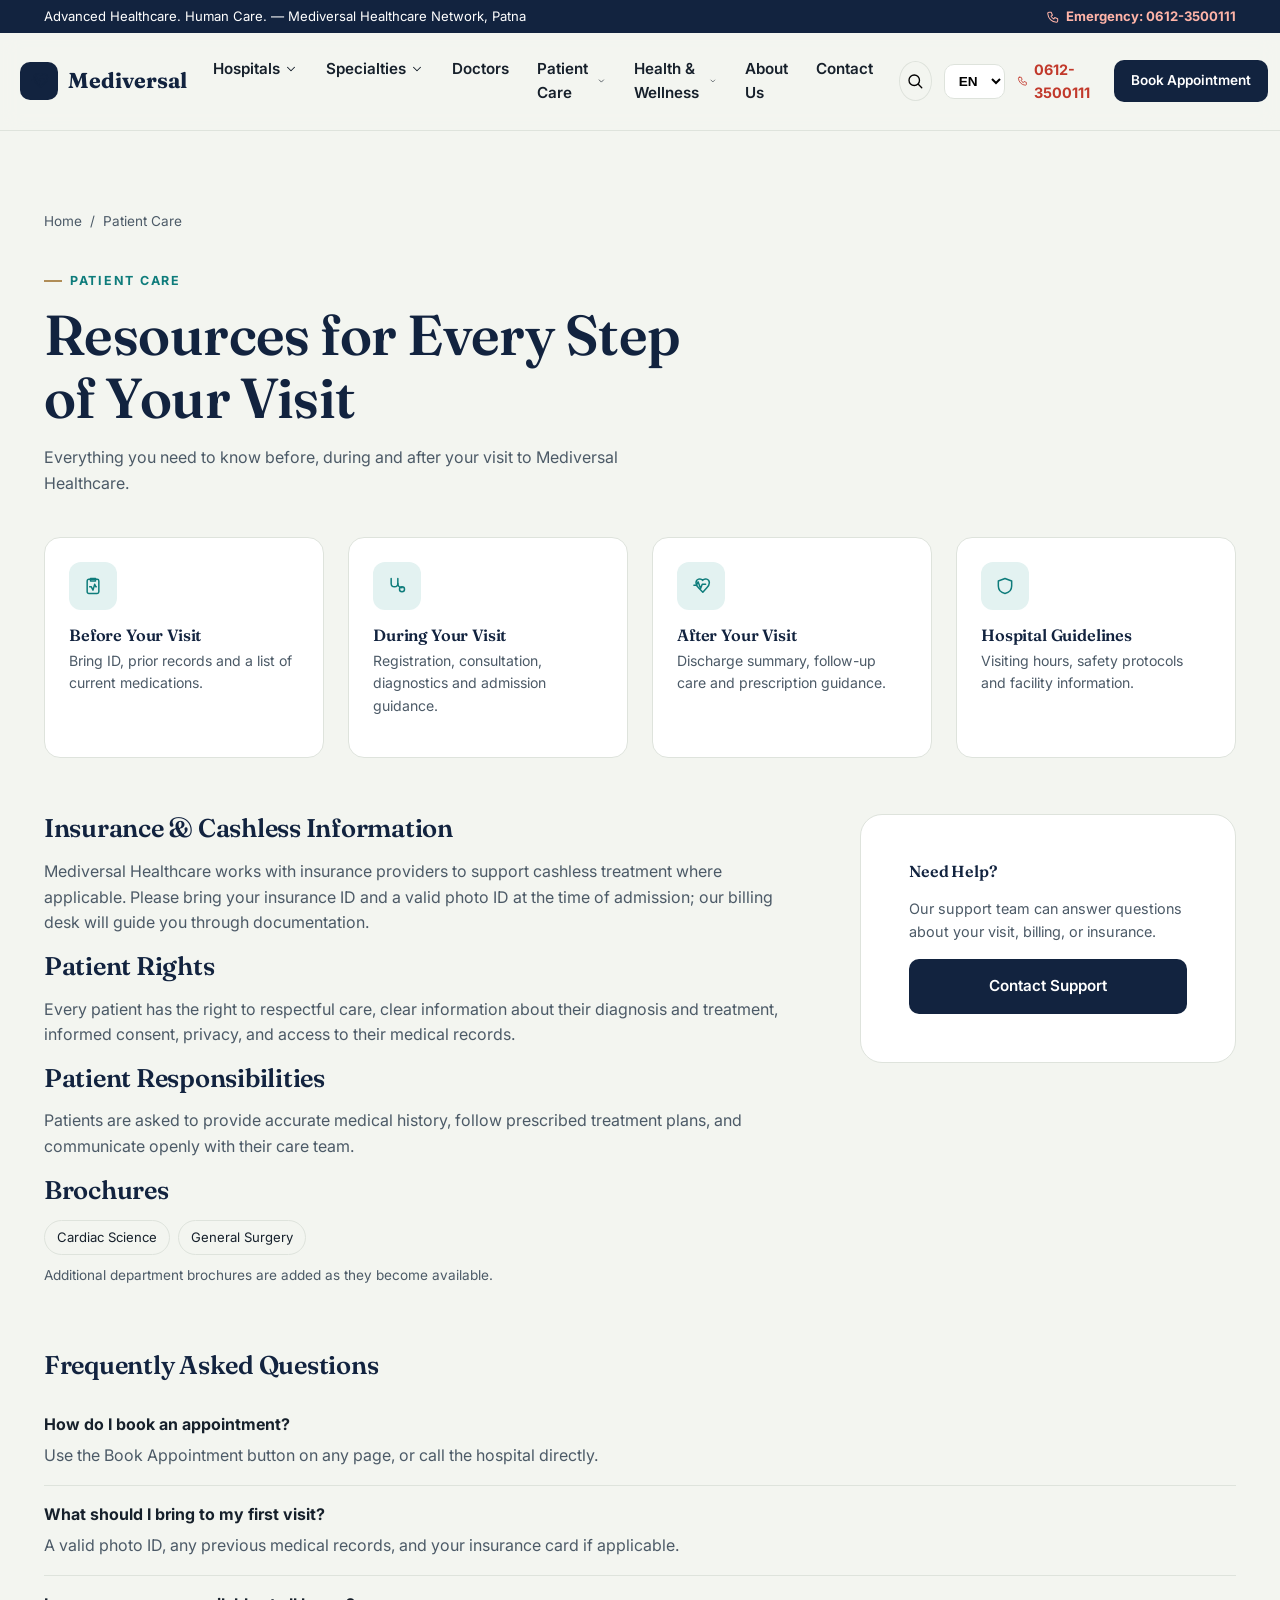
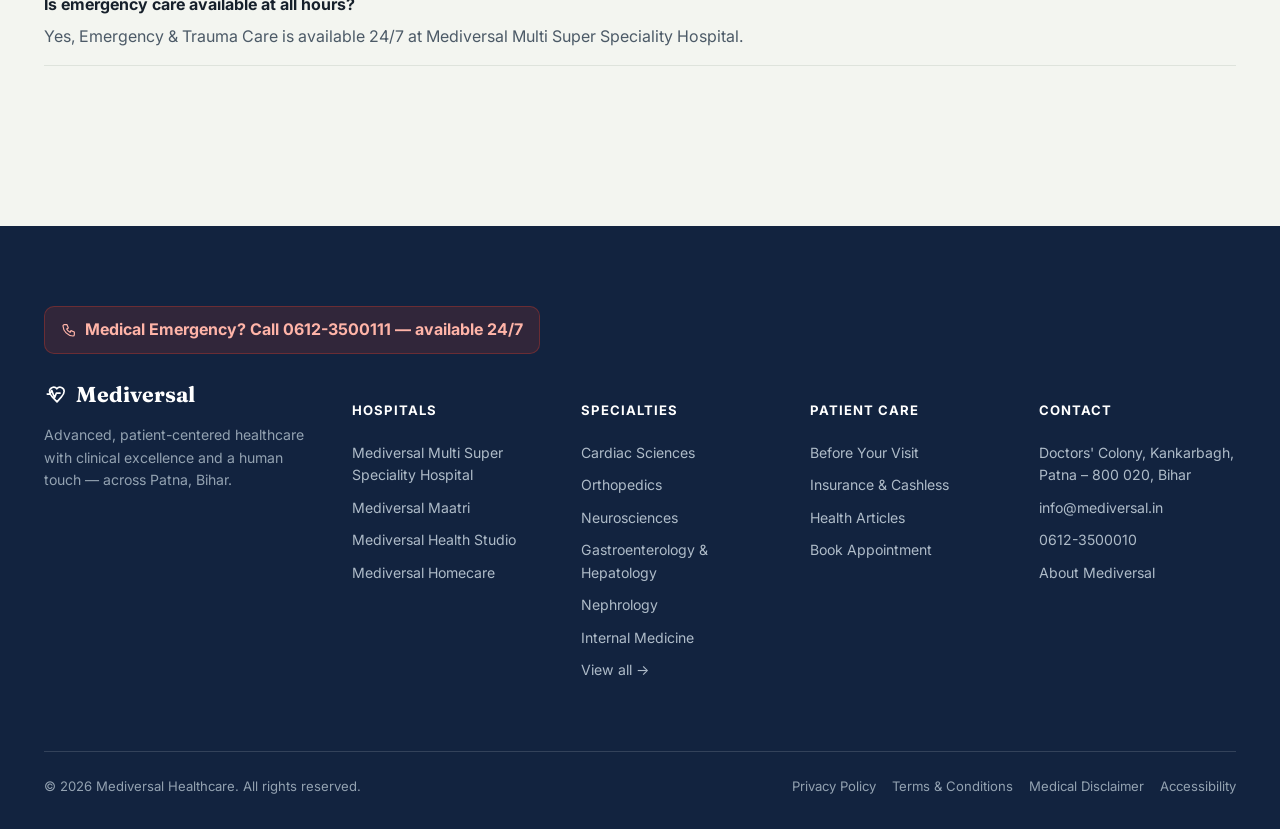
<file: patient-care.html>
<!DOCTYPE html>
<html lang="en">
<head>
<meta charset="UTF-8">
<meta name="viewport" content="width=device-width, initial-scale=1.0">
<title>Patient Care | Mediversal Healthcare</title>
<meta name="description" content="Patient resources — before, during and after your visit, insurance, patient rights, and brochures.">
<link rel="preconnect" href="https://fonts.googleapis.com">
<link href="https://fonts.googleapis.com/css2?family=Fraunces:opsz,wght@9..144,500;9..144,600;9..144,700&family=Inter:wght@400;500;600;700;800&family=Noto+Sans+Devanagari:wght@400;600;700&display=swap" rel="stylesheet">
<link rel="stylesheet" href="assets/css/main.css">
</head>
<body>
<div id="site-header"></div>
<main id="main-content">
  <section class="section">
    <div class="container">
      <nav class="breadcrumb"><a href="index.html">Home</a> / <span>Patient Care</span></nav>
      <div class="section-head left" style="margin-bottom:40px;">
        <span class="eyebrow">Patient Care</span>
        <h1>Resources for Every Step of Your Visit</h1>
        <p>Everything you need to know before, during and after your visit to Mediversal Healthcare.</p>
      </div>

      <div class="specialty-grid" id="journey-grid" style="margin-bottom:56px;"></div>

      <div class="two-col">
        <div>
          <h3>Insurance & Cashless Information</h3>
          <p>Mediversal Healthcare works with insurance providers to support cashless treatment where applicable. Please bring your insurance ID and a valid photo ID at the time of admission; our billing desk will guide you through documentation.</p>
          <h3>Patient Rights</h3>
          <p>Every patient has the right to respectful care, clear information about their diagnosis and treatment, informed consent, privacy, and access to their medical records.</p>
          <h3>Patient Responsibilities</h3>
          <p>Patients are asked to provide accurate medical history, follow prescribed treatment plans, and communicate openly with their care team.</p>
          <h3>Brochures</h3>
          <div class="tag-list">
            <span class="tag-chip">Cardiac Science</span>
            <span class="tag-chip">General Surgery</span>
          </div>
          <p style="font-size:0.85rem;margin-top:10px;">Additional department brochures are added as they become available.</p>
        </div>
        <aside>
          <div class="step-panel">
            <h4>Need Help?</h4>
            <p style="font-size:0.9rem;">Our support team can answer questions about your visit, billing, or insurance.</p>
            <a href="contact.html" class="btn btn-primary btn-block">Contact Support</a>
          </div>
        </aside>
      </div>

      <h3 style="margin-top:48px;">Frequently Asked Questions</h3>
      <div id="faq-list"></div>
    </div>
  </section>
</main>
<div id="site-footer"></div>
<script src="assets/js/icons.js"></script>
<script src="assets/js/data.js"></script>
<script src="assets/js/main.js"></script>
<script>
mountChrome();
document.getElementById('journey-grid').innerHTML = [
  {icon:'clipboard-pulse',title:'Before Your Visit',text:'Bring ID, prior records and a list of current medications.'},
  {icon:'stethoscope',title:'During Your Visit',text:'Registration, consultation, diagnostics and admission guidance.'},
  {icon:'heart-pulse',title:'After Your Visit',text:'Discharge summary, follow-up care and prescription guidance.'},
  {icon:'shield',title:'Hospital Guidelines',text:'Visiting hours, safety protocols and facility information.'}
].map(c => `<div class="specialty-card"><span class="sc-icon">${icon(c.icon,20)}</span><h4>${c.title}</h4><p>${c.text}</p></div>`).join('');

document.getElementById('faq-list').innerHTML = [
  ['How do I book an appointment?','Use the Book Appointment button on any page, or call the hospital directly.'],
  ['What should I bring to my first visit?','A valid photo ID, any previous medical records, and your insurance card if applicable.'],
  ['Is emergency care available at all hours?','Yes, Emergency & Trauma Care is available 24/7 at Mediversal Multi Super Speciality Hospital.']
].map(([q,a]) => `<div style="border-bottom:1px solid var(--line);padding:16px 0;"><strong>${q}</strong><p style="margin:6px 0 0;">${a}</p></div>`).join('');
</script>
</body>
</html>
</file>
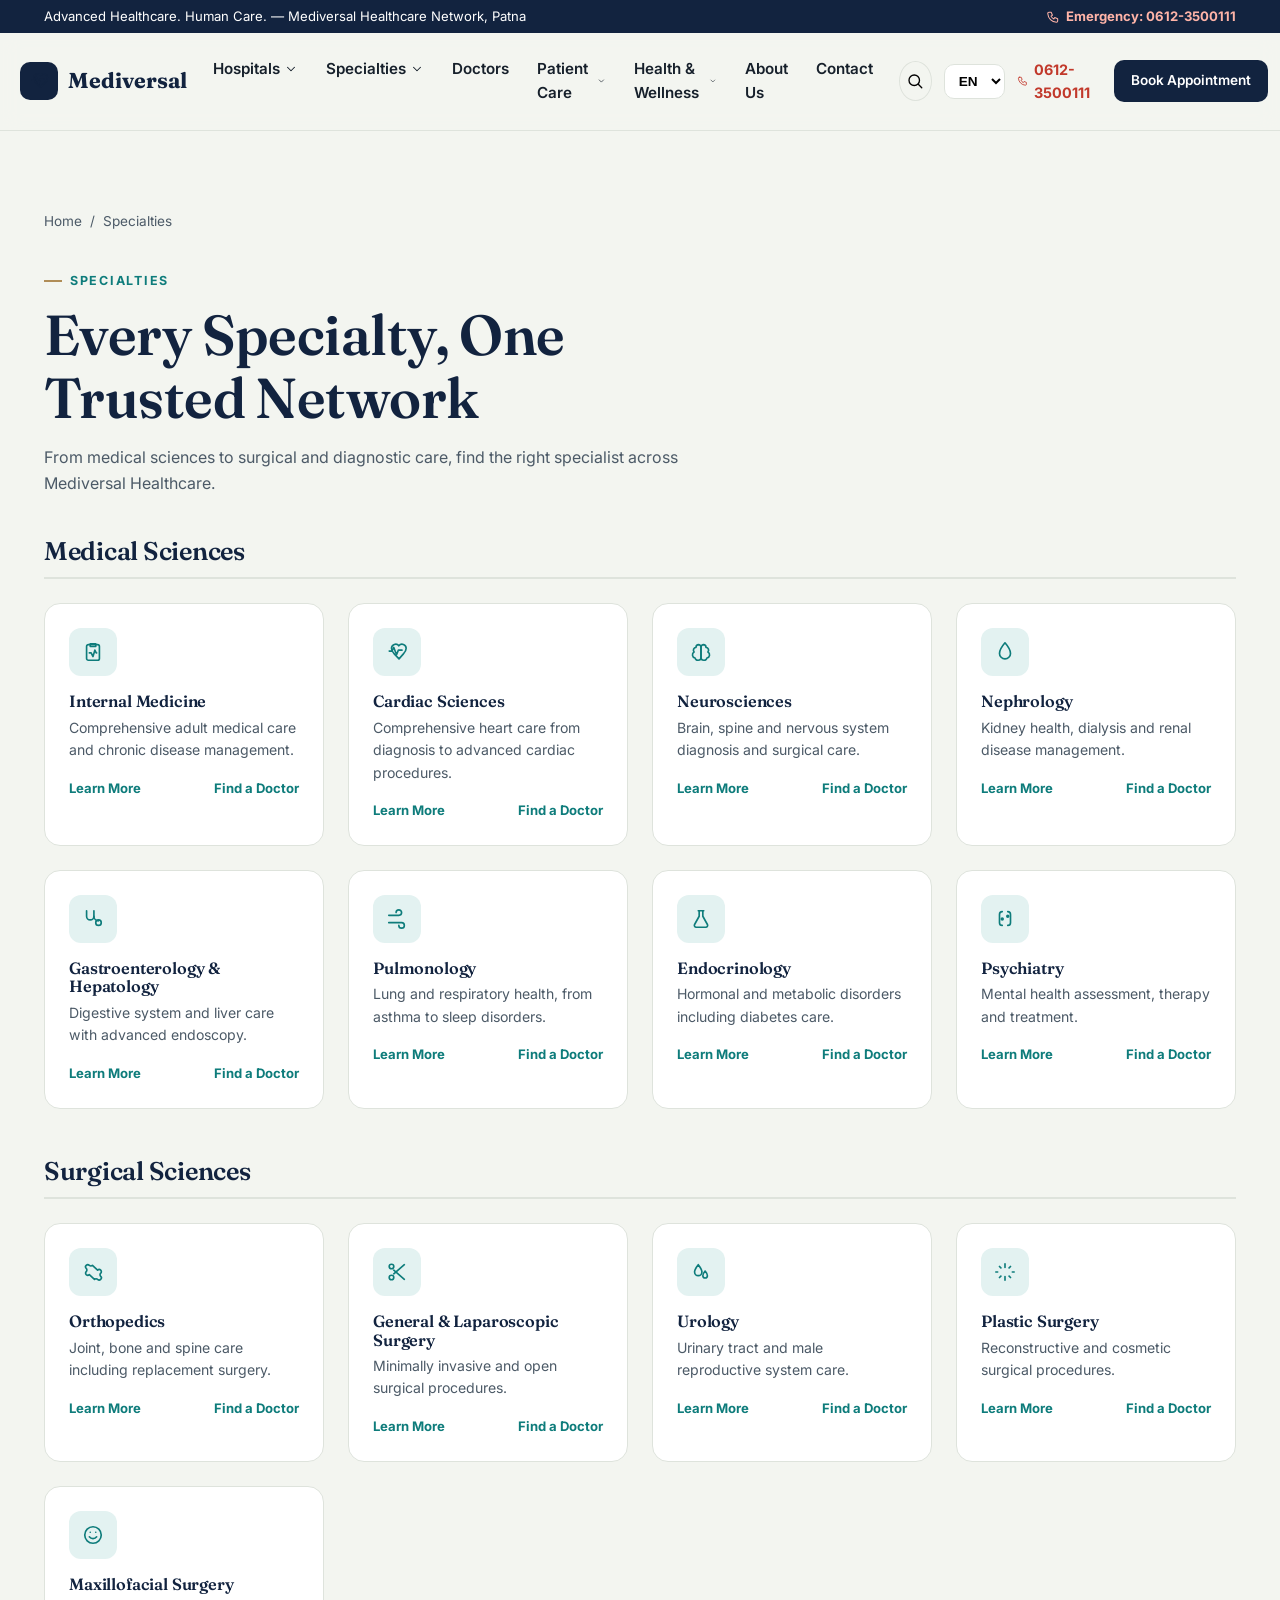
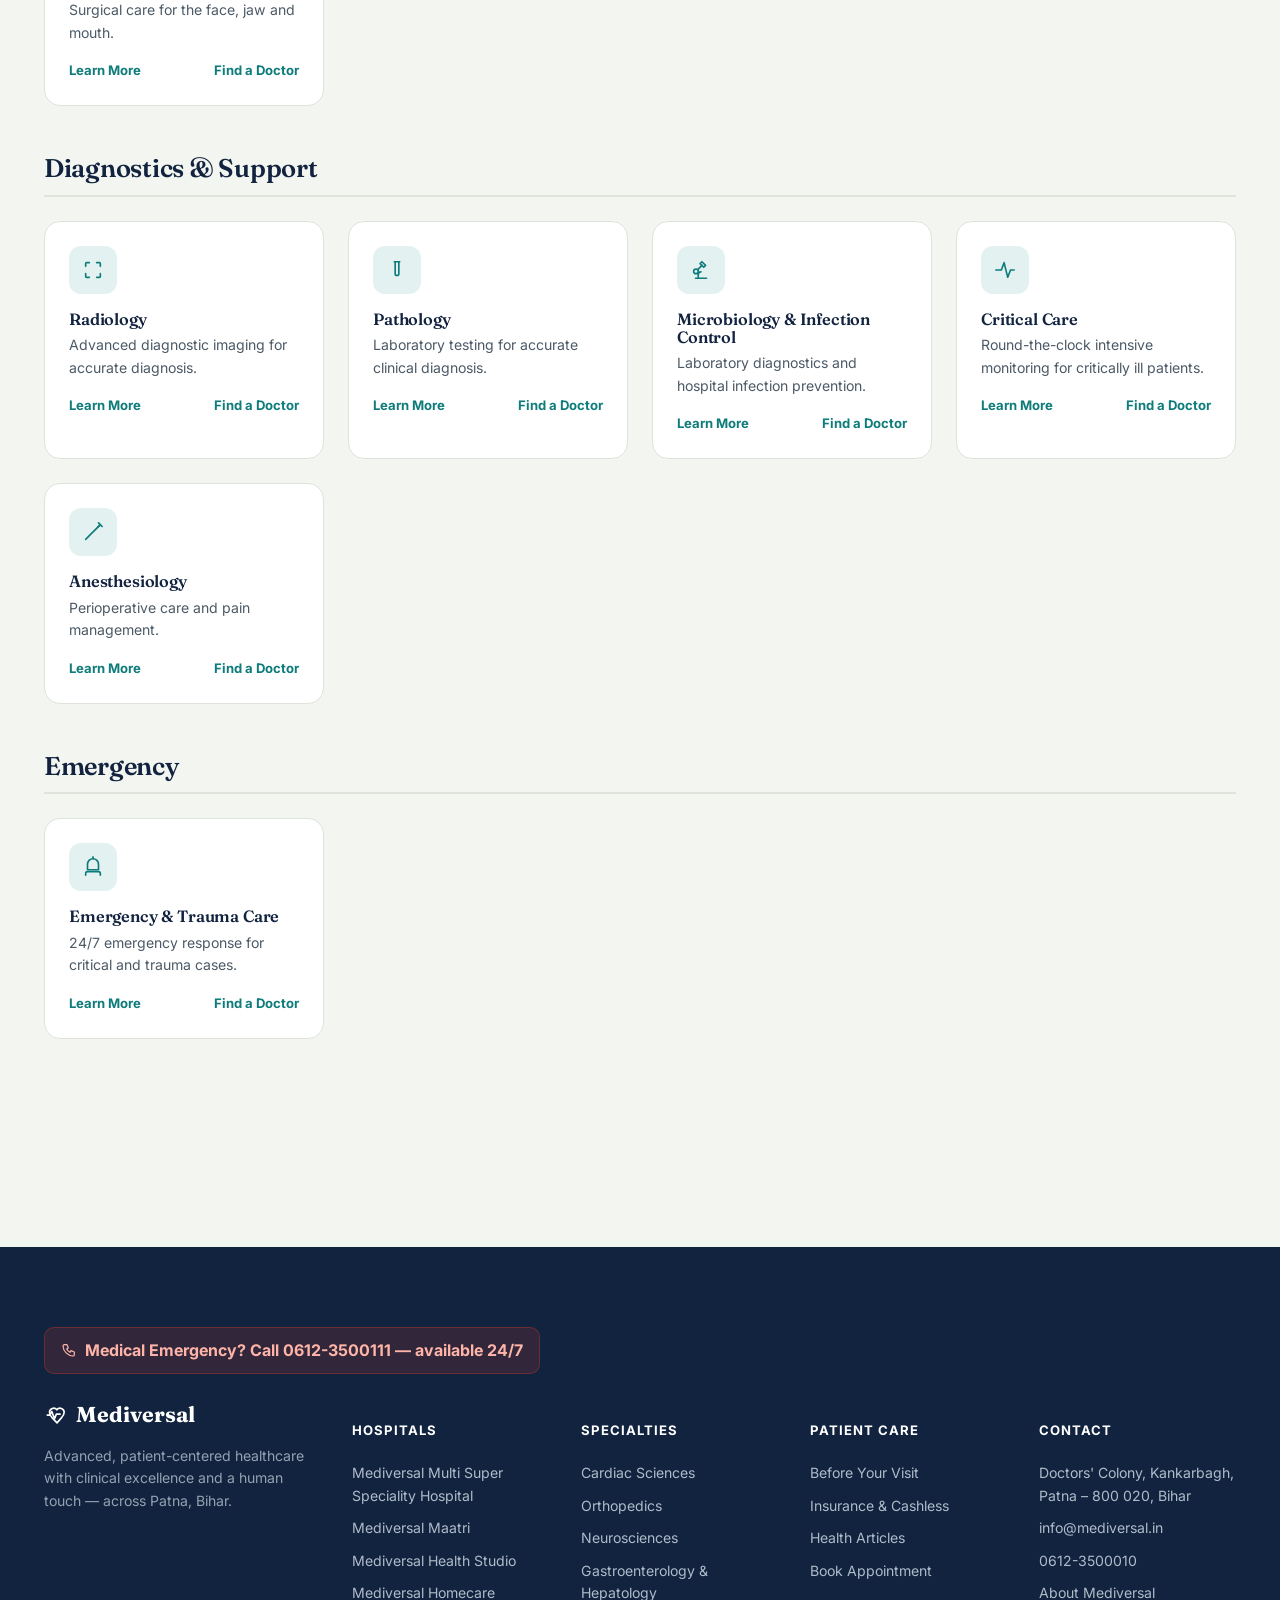
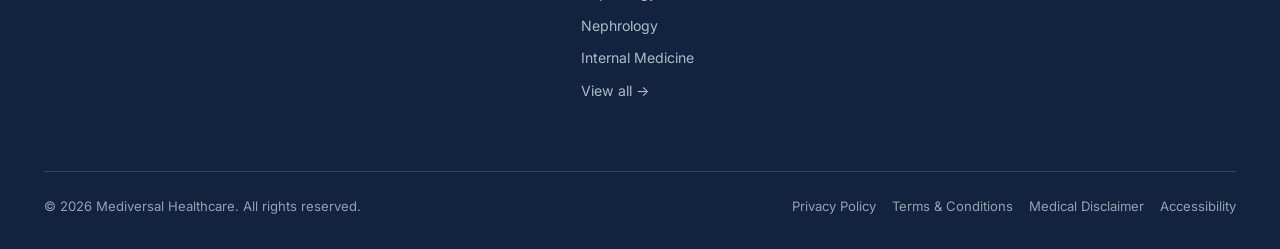
<file: specialties.html>
<!DOCTYPE html>
<html lang="en">
<head>
<meta charset="UTF-8">
<meta name="viewport" content="width=device-width, initial-scale=1.0">
<title>Specialties | Mediversal Healthcare</title>
<meta name="description" content="Explore all medical, surgical, diagnostic and emergency specialties across the Mediversal Healthcare network.">
<link rel="preconnect" href="https://fonts.googleapis.com">
<link href="https://fonts.googleapis.com/css2?family=Fraunces:opsz,wght@9..144,500;9..144,600;9..144,700&family=Inter:wght@400;500;600;700;800&family=Noto+Sans+Devanagari:wght@400;600;700&display=swap" rel="stylesheet">
<link rel="stylesheet" href="assets/css/main.css">
</head>
<body>
<div id="site-header"></div>
<main id="main-content">
  <section class="section">
    <div class="container">
      <nav class="breadcrumb"><a href="index.html">Home</a> / <span>Specialties</span></nav>
      <div class="section-head left" style="margin-bottom:40px;">
        <span class="eyebrow">Specialties</span>
        <h1>Every Specialty, One Trusted Network</h1>
        <p>From medical sciences to surgical and diagnostic care, find the right specialist across Mediversal Healthcare.</p>
      </div>
      <div id="groups"></div>
    </div>
  </section>
</main>
<div id="site-footer"></div>
<script src="assets/js/icons.js"></script>
<script src="assets/js/data.js"></script>
<script src="assets/js/main.js"></script>
<script>
mountChrome();
document.getElementById('groups').innerHTML = SPECIALTY_GROUPS.map(g => `
  <div style="margin-bottom:48px;">
    <h3 style="border-bottom:2px solid var(--line);padding-bottom:12px;">${g.group}</h3>
    <div class="specialty-grid" style="margin-top:24px;">
      ${g.items.map(id => {
        const s = specialtyById(id);
        if(!s) return '';
        return `<div class="specialty-card">
          <span class="sc-icon">${icon(s.icon,22)}</span>
          <h4>${s.name}</h4>
          <p>${s.short}</p>
          <div class="sc-links">
            <a href="specialty-detail.html?id=${s.id}">Learn More</a>
            <a href="doctors.html?specialty=${s.id}">Find a Doctor</a>
          </div>
        </div>`;
      }).join('')}
    </div>
  </div>
`).join('');
</script>
</body>
</html>
</file>
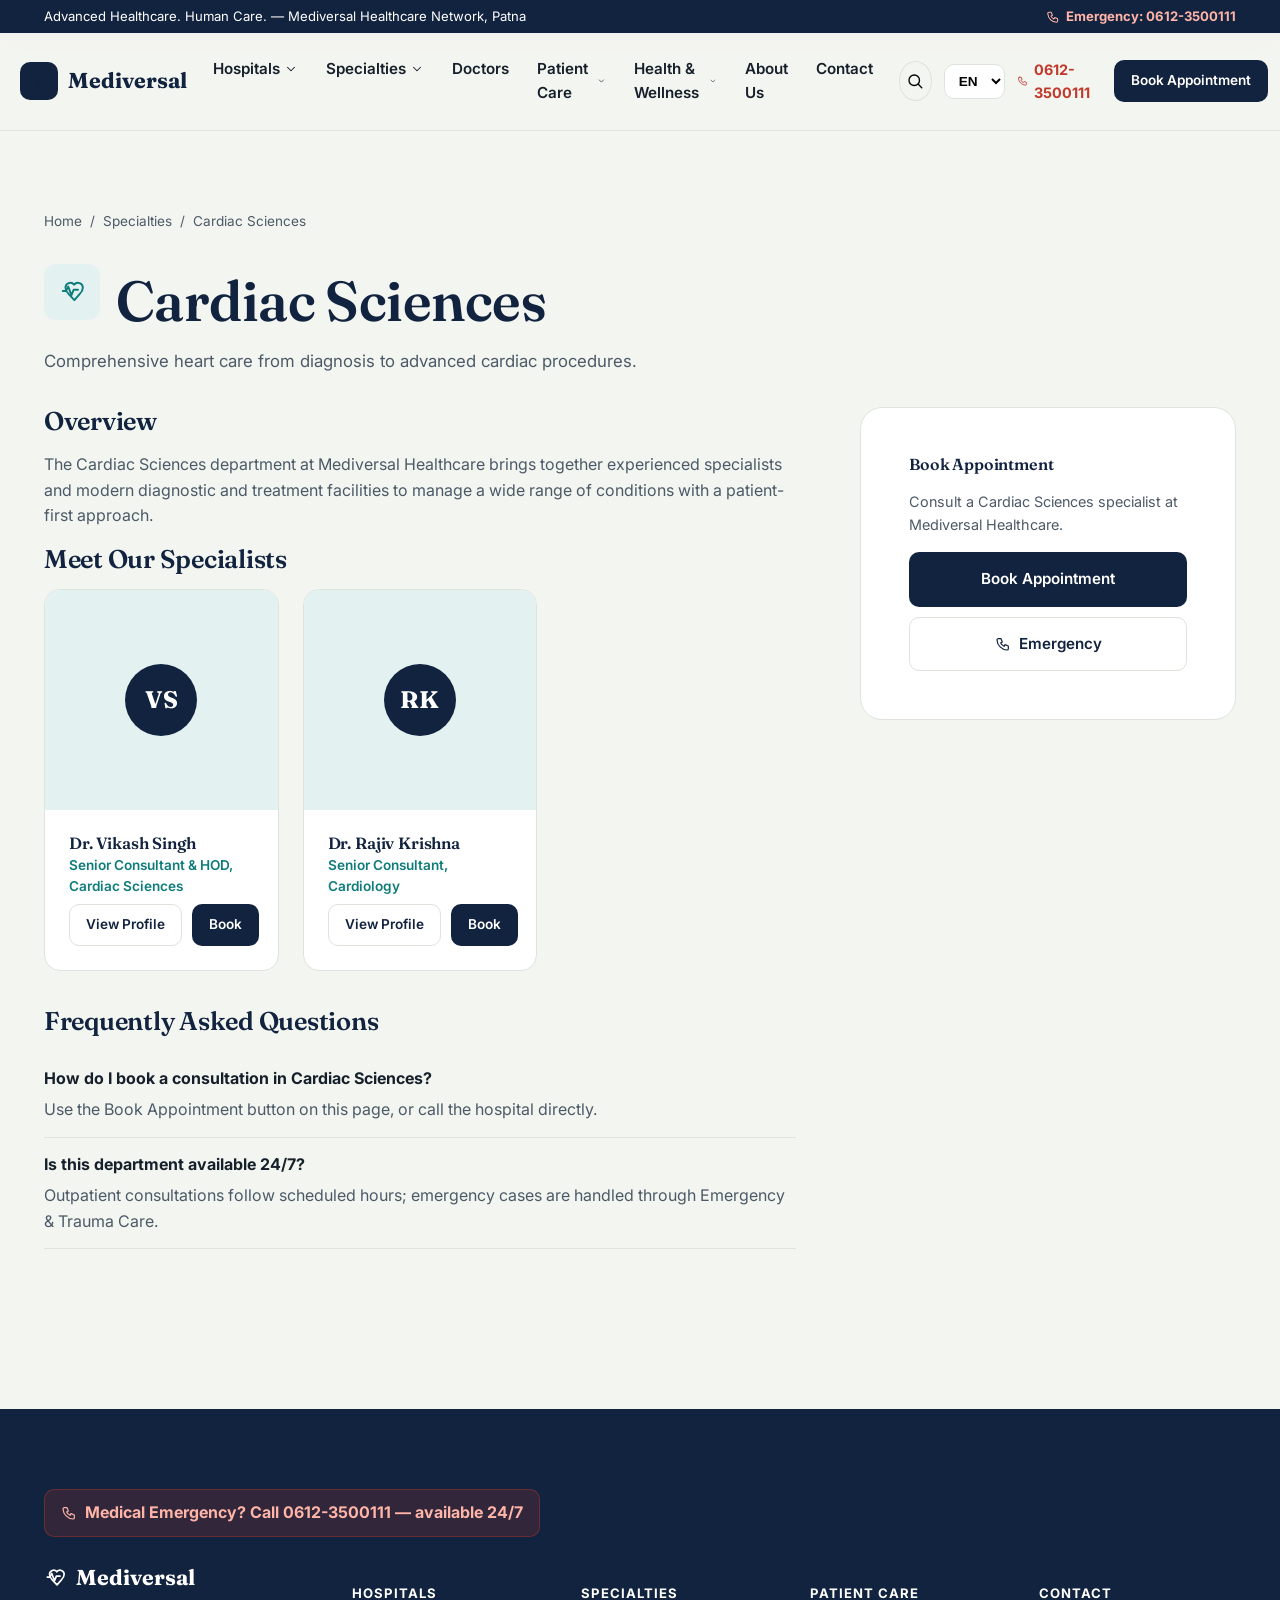
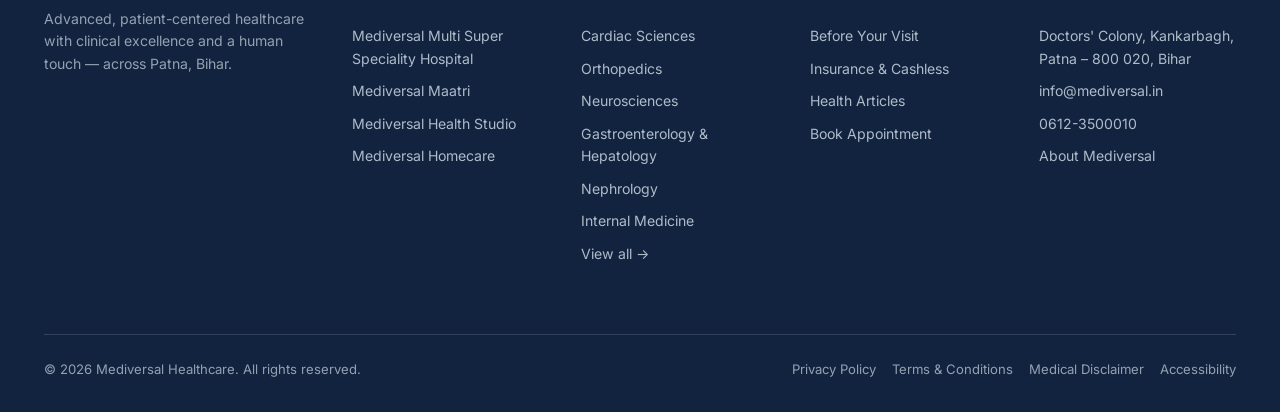
<file: specialty-detail.html>
<!DOCTYPE html>
<html lang="en">
<head>
<meta charset="UTF-8">
<meta name="viewport" content="width=device-width, initial-scale=1.0">
<title id="page-title">Specialty | Mediversal Healthcare</title>
<link rel="preconnect" href="https://fonts.googleapis.com">
<link href="https://fonts.googleapis.com/css2?family=Fraunces:opsz,wght@9..144,500;9..144,600;9..144,700&family=Inter:wght@400;500;600;700;800&family=Noto+Sans+Devanagari:wght@400;600;700&display=swap" rel="stylesheet">
<link rel="stylesheet" href="assets/css/main.css">
</head>
<body>
<div id="site-header"></div>
<main id="main-content">
  <section class="section">
    <div class="container" id="spec-container"></div>
  </section>
</main>
<div id="site-footer"></div>
<script src="assets/js/icons.js"></script>
<script src="assets/js/data.js"></script>
<script src="assets/js/main.js"></script>
<script>
mountChrome();
const params = new URLSearchParams(location.search);
const s = specialtyById(params.get('id')) || SPECIALTIES[0];
document.getElementById('page-title').textContent = `${s.name} | Mediversal Healthcare`;
const docs = doctorsBySpecialty(s.id);

document.getElementById('spec-container').innerHTML = `
  <nav class="breadcrumb"><a href="index.html">Home</a> / <a href="specialties.html">Specialties</a> / <span>${s.name}</span></nav>
  <div style="display:flex;gap:16px;align-items:center;margin-bottom:12px;">
    <span class="sc-icon" style="width:56px;height:56px;">${icon(s.icon,26)}</span>
    <h1 style="margin:0;">${s.name}</h1>
  </div>
  <p style="max-width:640px;font-size:1.05rem;">${s.short}</p>

  <div class="two-col" style="margin-top:32px;">
    <div>
      <h3>Overview</h3>
      <p>The ${s.name} department at Mediversal Healthcare brings together experienced specialists and modern diagnostic and treatment facilities to manage a wide range of conditions with a patient-first approach.</p>

      <h3>Meet Our Specialists</h3>
      ${docs.length ? `
      <div class="doctor-grid">
        ${docs.map(d => `
          <div class="doctor-card">
            <div class="dc-photo"><div class="dc-avatar-fallback">${initials(d.name)}</div></div>
            <div class="dc-body">
              <h4>${d.name}</h4>
              <div class="dc-role">${d.designation}</div>
              <div class="dc-actions">
                <a href="doctor-profile.html?id=${d.id}" class="btn btn-ghost btn-sm">View Profile</a>
                <a href="appointment.html?doctor=${d.id}" class="btn btn-primary btn-sm">Book</a>
              </div>
            </div>
          </div>`).join('')}
      </div>` : `<div class="empty-state"><h4>Specialist listing coming soon</h4><p>This department's specialist roster is being updated. Please contact the hospital for details.</p></div>`}

      <h3 style="margin-top:36px;">Frequently Asked Questions</h3>
      <div>
        <div style="border-bottom:1px solid var(--line);padding:14px 0;"><strong>How do I book a consultation in ${s.name}?</strong><p style="margin:6px 0 0;">Use the Book Appointment button on this page, or call the hospital directly.</p></div>
        <div style="border-bottom:1px solid var(--line);padding:14px 0;"><strong>Is this department available 24/7?</strong><p style="margin:6px 0 0;">Outpatient consultations follow scheduled hours; emergency cases are handled through Emergency & Trauma Care.</p></div>
      </div>
    </div>
    <aside>
      <div class="step-panel" style="position:sticky;top:100px;">
        <h4>Book Appointment</h4>
        <p style="font-size:0.9rem;">Consult a ${s.name} specialist at Mediversal Healthcare.</p>
        <a href="appointment.html?specialty=${s.id}" class="btn btn-primary btn-block">Book Appointment</a>
        <a href="tel:0612-3500111" class="btn btn-ghost btn-block" style="margin-top:10px;">${icon('phone',16)} Emergency</a>
      </div>
    </aside>
  </div>
`;
</script>
</body>
</html>
</file>
<file: assets/css/main.css>
/* ============================================================
   MEDIVERSAL HEALTHCARE — DESIGN SYSTEM
   Signature: the "pulse line" — a single heartbeat trace used
   as a structural divider/accent instead of decorative gradients.
   Display type: Fraunces (warm, human) / Body: Inter (clear, clinical)
   Devanagari: Noto Sans Devanagari
   ============================================================ */

:root{
  /* ---- Color tokens ---- */
  --ink:            #12233F;   /* primary — deep clinical navy   */
  --ink-700:        #1B3358;
  --paper:          #F3F5F0;   /* warm, faintly sage-tinted neutral bg */
  --paper-raised:   #FFFFFF;
  --charcoal:       #16202B;   /* body text */
  --charcoal-soft:  #4C5A67;
  --teal:           #0E7C7B;   /* secondary — medical teal-green */
  --teal-100:       #E3F2F1;
  --brass:          #B08D57;   /* premium accent, used sparingly */
  --success:        #2F8F5B;
  --emergency:      #C1392B;
  --emergency-100:  #FBEAE7;
  --line:           #DEE3DC;

  /* ---- Spacing scale ---- */
  --sp-1: 4px;  --sp-2: 8px;  --sp-3: 12px; --sp-4: 16px;
  --sp-5: 24px; --sp-6: 32px; --sp-7: 48px; --sp-8: 64px;
  --sp-9: 80px; --sp-10: 120px;

  /* ---- Radius ---- */
  --r-sm: 6px; --r-md: 10px; --r-lg: 16px; --r-xl: 22px;

  /* ---- Shadow ---- */
  --shadow-sm: 0 1px 2px rgba(18,35,63,0.06), 0 1px 1px rgba(18,35,63,0.04);
  --shadow-md: 0 8px 24px rgba(18,35,63,0.08);
  --shadow-lg: 0 20px 48px rgba(18,35,63,0.12);

  /* ---- Type ---- */
  --font-display: "Fraunces", "Noto Sans Devanagari", ui-serif, Georgia, serif;
  --font-body: "Inter", "Noto Sans Devanagari", -apple-system, BlinkMacSystemFont, sans-serif;
}

*{ box-sizing: border-box; }
html{ scroll-behavior: smooth; }
html:lang(hi) body{ font-family: "Noto Sans Devanagari", "Inter", sans-serif; }

body{
  margin:0;
  font-family: var(--font-body);
  color: var(--charcoal);
  background: var(--paper);
  line-height:1.6;
  font-size:16px;
  -webkit-font-smoothing:antialiased;
}

img{ max-width:100%; display:block; }
a{ color:inherit; text-decoration:none; }
ul{ list-style:none; margin:0; padding:0; }
button{ font-family:inherit; }

h1,h2,h3,h4{
  font-family: var(--font-display);
  color: var(--ink);
  line-height:1.12;
  margin:0 0 var(--sp-4);
  font-weight:600;
  letter-spacing:-0.01em;
}
h1{ font-size: clamp(2.2rem, 4.4vw, 3.6rem); }
h2{ font-size: clamp(1.7rem, 3vw, 2.5rem); }
h3{ font-size: clamp(1.25rem, 2vw, 1.6rem); }
p{ margin:0 0 var(--sp-4); color: var(--charcoal-soft); }

.container{ max-width:1240px; margin:0 auto; padding:0 var(--sp-5); }
@media (max-width:640px){ .container{ padding:0 var(--sp-4); } }

.eyebrow{
  display:inline-flex; align-items:center; gap:var(--sp-2);
  font-family: var(--font-body); font-weight:700; font-size:0.78rem;
  letter-spacing:0.14em; text-transform:uppercase; color: var(--teal);
  margin-bottom: var(--sp-3);
}
.eyebrow::before{
  content:""; width:18px; height:2px; background: var(--brass); display:inline-block;
}

/* Skip link */
.skip-link{
  position:absolute; left:-999px; top:0; background:var(--ink); color:#fff;
  padding:12px 20px; z-index:200; border-radius:0 0 8px 0;
}
.skip-link:focus{ left:0; }

:focus-visible{ outline: 3px solid var(--teal); outline-offset:2px; }

/* ---------------- Buttons ---------------- */
.btn{
  display:inline-flex; align-items:center; justify-content:center; gap:8px;
  padding: 14px 26px; border-radius: var(--r-md); font-weight:600; font-size:0.95rem;
  border:1.5px solid transparent; cursor:pointer; transition: transform .15s ease, background .2s ease, box-shadow .2s ease;
  white-space:nowrap;
}
.btn:active{ transform: translateY(1px); }
.btn-primary{ background: var(--ink); color:#fff; }
.btn-primary:hover{ background: var(--ink-700); box-shadow: var(--shadow-md); }
.btn-secondary{ background:transparent; color:var(--ink); border-color: var(--ink); }
.btn-secondary:hover{ background: var(--ink); color:#fff; }
.btn-teal{ background: var(--teal); color:#fff; }
.btn-teal:hover{ background:#0a6362; }
.btn-emergency{ background: var(--emergency); color:#fff; }
.btn-emergency:hover{ background:#a12f22; }
.btn-ghost{ background:transparent; color:var(--ink); border-color:var(--line); }
.btn-ghost:hover{ border-color:var(--ink); }
.btn-sm{ padding:9px 16px; font-size:0.85rem; }
.btn-block{ width:100%; }

/* ---------------- Pulse-line signature divider ---------------- */
.pulse-divider{ width:100%; height:34px; margin: var(--sp-8) 0; }
.pulse-divider svg{ width:100%; height:100%; display:block; }
.pulse-divider path{
  fill:none; stroke: var(--line); stroke-width:2;
}
.pulse-divider .pulse-accent{ stroke: var(--teal); stroke-width:2.4; }

/* ---------------- Header ---------------- */
.topbar{
  background: var(--ink); color:#fff; font-size:0.82rem;
}
.topbar .container{ display:flex; align-items:center; justify-content:space-between; padding-top:6px; padding-bottom:6px; }
.topbar a{ color:#cfe1e0; }
.topbar .topbar-emergency{ color:#ffb4a8; font-weight:700; display:flex; align-items:center; gap:6px; }

.site-header{
  position:sticky; top:0; z-index:100; background:rgba(243,245,240,0.92);
  backdrop-filter: blur(10px); border-bottom:1px solid var(--line);
}
.header-row{ display:flex; align-items:center; justify-content:space-between; gap: var(--sp-5); padding: 14px 0; }
.logo{ display:flex; align-items:center; gap:10px; font-family:var(--font-display); font-weight:700; font-size:1.35rem; color:var(--ink); }
.logo-mark{ width:38px; height:38px; border-radius:10px; background: var(--ink); display:flex; align-items:center; justify-content:center; }
.logo-mark svg{ width:20px; height:20px; }

.main-nav{ display:flex; align-items:center; gap: var(--sp-6); }
.main-nav > ul{ display:flex; gap: var(--sp-5); }
.nav-item{ position:relative; }
.nav-link{ font-weight:600; font-size:0.95rem; padding:10px 2px; display:inline-flex; align-items:center; gap:4px; cursor:pointer; }
.nav-link:hover{ color: var(--teal); }
.mega{
  position:absolute; top:100%; left:50%; transform:translateX(-50%);
  background:#fff; border:1px solid var(--line); border-radius: var(--r-lg);
  box-shadow: var(--shadow-lg); padding: var(--sp-5); display:none; z-index:50;
}
.nav-item:hover .mega, .nav-item:focus-within .mega{ display:block; }
.mega-hospitals{ width:640px; }
.mega-grid{ display:grid; grid-template-columns:repeat(2,1fr); gap: var(--sp-4); }
.mega-card{ display:flex; gap:12px; padding:12px; border-radius: var(--r-md); }
.mega-card:hover{ background: var(--paper); }
.mega-icon{ width:42px; height:42px; border-radius:10px; background:var(--teal-100); color:var(--teal); display:flex; align-items:center; justify-content:center; flex-shrink:0; }
.mega-card h4{ margin:0 0 2px; font-size:0.95rem; }
.mega-card p{ margin:0; font-size:0.82rem; }
.mega-specialties{ width:720px; }
.mega-cols{ display:grid; grid-template-columns:repeat(4,1fr); gap: var(--sp-5); }
.mega-cols h5{ font-size:0.72rem; text-transform:uppercase; letter-spacing:0.08em; color:var(--teal); margin:0 0 10px; }
.mega-cols li a{ display:block; font-size:0.87rem; padding:5px 0; color:var(--charcoal-soft); }
.mega-cols li a:hover{ color: var(--ink); }

.header-actions{ display:flex; align-items:center; gap: var(--sp-3); }
.icon-btn{ width:40px; height:40px; border-radius:50%; display:flex; align-items:center; justify-content:center; background:transparent; border:1px solid var(--line); cursor:pointer; }
.icon-btn:hover{ border-color: var(--ink); }
.lang-select{ border:1px solid var(--line); border-radius:var(--r-md); padding:8px 10px; background:#fff; font-size:0.85rem; font-weight:600; }
.header-emergency{ display:flex; align-items:center; gap:6px; font-weight:700; color: var(--emergency); font-size:0.9rem; }

.menu-toggle{ display:none; }

/* Mobile bottom nav */
.mobile-bottomnav{
  display:none; position:fixed; bottom:0; left:0; right:0; z-index:100;
  background:#fff; border-top:1px solid var(--line); box-shadow:0 -4px 16px rgba(18,35,63,0.08);
}
.mobile-bottomnav ul{ display:flex; }
.mobile-bottomnav li{ flex:1; }
.mobile-bottomnav a{ display:flex; flex-direction:column; align-items:center; gap:3px; padding:10px 4px 8px; font-size:0.68rem; font-weight:600; color: var(--charcoal-soft); }
.mobile-bottomnav a.active, .mobile-bottomnav a:hover{ color: var(--ink); }
.mobile-bottomnav .mb-book{ color:#fff; }
.mobile-bottomnav .mb-book-wrap{ position:relative; top:-14px; }
.mobile-bottomnav .mb-book-inner{ background: var(--ink); border-radius:16px; padding:8px 4px 6px; box-shadow: var(--shadow-md); }

/* ---------------- Hero ---------------- */
.hero{ padding: var(--sp-9) 0 var(--sp-8); position:relative; overflow:hidden; }
.hero-grid{ display:grid; grid-template-columns:1.1fr 0.9fr; gap: var(--sp-8); align-items:center; }
.hero h1{ margin-bottom:var(--sp-5); }
.hero-cta-row{ display:flex; gap: var(--sp-4); flex-wrap:wrap; margin-top: var(--sp-6); }
.hero-visual{ position:relative; border-radius: var(--r-xl); overflow:hidden; box-shadow: var(--shadow-lg); }
.hero-visual img{ width:100%; height:520px; object-fit:cover; }
.floating-card{
  position:absolute; background:#fff; border-radius: var(--r-lg); box-shadow: var(--shadow-lg);
  padding:14px 18px; display:flex; align-items:center; gap:12px; font-size:0.85rem; font-weight:600;
}
.floating-card .fc-icon{ width:38px; height:38px; border-radius:10px; background:var(--teal-100); color:var(--teal); display:flex; align-items:center; justify-content:center; }
.fc-1{ top:24px; left:-24px; }
.fc-2{ bottom:100px; right:-20px; }
.fc-3{ bottom:24px; left:40px; }

/* ---------------- Quick actions ---------------- */
.quick-actions{ display:grid; grid-template-columns:repeat(5,1fr); gap: var(--sp-4); margin-top:-56px; position:relative; z-index:5; }
.qa-card{
  background:#fff; border-radius: var(--r-lg); padding: var(--sp-5) var(--sp-4); text-align:center;
  box-shadow: var(--shadow-md); border:1px solid var(--line); transition:transform .18s ease, box-shadow .18s ease;
}
.qa-card:hover{ transform: translateY(-4px); box-shadow: var(--shadow-lg); }
.qa-icon{ width:52px; height:52px; border-radius:14px; background:var(--teal-100); color:var(--teal); display:flex; align-items:center; justify-content:center; margin:0 auto var(--sp-3); }
.qa-card.qa-emergency .qa-icon{ background:var(--emergency-100); color:var(--emergency); }
.qa-card h4{ margin:0; font-size:0.95rem; color:var(--ink); }

/* ---------------- Smart search ---------------- */
.search-section{ background: var(--paper-raised); padding: var(--sp-9) 0; border-top:1px solid var(--line); border-bottom:1px solid var(--line); }
.search-box{ position:relative; max-width:780px; margin:0 auto; }
.search-input{
  width:100%; padding:20px 60px 20px 24px; border-radius: var(--r-lg); border:1.5px solid var(--line);
  font-size:1.05rem; background:#fff;
}
.search-input:focus{ border-color: var(--teal); }
.search-icon-btn{ position:absolute; right:10px; top:10px; bottom:10px; width:52px; border-radius: var(--r-md); background:var(--ink); color:#fff; display:flex; align-items:center; justify-content:center; border:none; cursor:pointer; }
.search-results{ max-width:780px; margin: var(--sp-5) auto 0; background:#fff; border-radius: var(--r-lg); box-shadow: var(--shadow-md); overflow:hidden; display:none; }
.search-results.active{ display:block; }
.sr-group-label{ font-size:0.72rem; font-weight:700; letter-spacing:0.08em; text-transform:uppercase; color:var(--teal); padding:14px 20px 6px; }
.sr-item{ display:flex; align-items:center; gap:12px; padding:10px 20px; }
.sr-item:hover{ background: var(--paper); }
.sr-item .sr-tag{ font-size:0.72rem; color:var(--charcoal-soft); }

/* ---------------- Section wrapper ---------------- */
.section{ padding: var(--sp-9) 0; }
.section-head{ max-width:640px; margin:0 auto var(--sp-7); text-align:center; }
.section-head.left{ margin-left:0; text-align:left; }

/* ---------------- Network cards ---------------- */
.network-grid{ display:grid; grid-template-columns:repeat(2,1fr); gap: var(--sp-6); }
.network-card{
  background:#fff; border-radius: var(--r-xl); overflow:hidden; border:1px solid var(--line);
  display:flex; flex-direction:column; transition: box-shadow .2s ease, transform .2s ease;
}
.network-card:hover{ box-shadow: var(--shadow-lg); transform: translateY(-3px); }
.network-card .nc-media{ height:200px; overflow:hidden; }
.network-card .nc-media img{ width:100%; height:100%; object-fit:cover; }
.network-card .nc-body{ padding: var(--sp-6); flex:1; display:flex; flex-direction:column; }
.nc-loc{ display:flex; align-items:center; gap:6px; font-size:0.85rem; color:var(--charcoal-soft); margin-bottom:var(--sp-3); }
.nc-actions{ display:flex; gap:10px; margin-top:auto; padding-top: var(--sp-4); }

/* ---------------- Specialty grid ---------------- */
.specialty-grid{ display:grid; grid-template-columns:repeat(4,1fr); gap: var(--sp-5); }
.specialty-card{
  background:#fff; border:1px solid var(--line); border-radius: var(--r-lg); padding: var(--sp-5);
  transition: box-shadow .2s ease, border-color .2s ease;
}
.specialty-card:hover{ box-shadow: var(--shadow-md); border-color: var(--teal); }
.sc-icon{ width:48px; height:48px; border-radius:12px; background: var(--teal-100); color: var(--teal); display:flex; align-items:center; justify-content:center; margin-bottom: var(--sp-4); }
.specialty-card h4{ margin-bottom:6px; font-size:1.02rem; }
.specialty-card p{ font-size:0.88rem; margin-bottom: var(--sp-4); }
.sc-links{ display:flex; justify-content:space-between; font-size:0.82rem; font-weight:700; }
.sc-links a{ color: var(--teal); }
.sc-links a:hover{ text-decoration:underline; }

/* ---------------- Doctor cards ---------------- */
.doctor-filters{ display:flex; gap: var(--sp-3); flex-wrap:wrap; margin-bottom: var(--sp-6); }
.doctor-filters select, .doctor-filters input{
  border:1px solid var(--line); border-radius: var(--r-md); padding:10px 14px; font-size:0.88rem; background:#fff;
}
.doctor-grid{ display:grid; grid-template-columns:repeat(3,1fr); gap: var(--sp-5); }
.doctor-card{ background:#fff; border:1px solid var(--line); border-radius: var(--r-lg); overflow:hidden; transition: box-shadow .2s ease, transform .2s ease; }
.doctor-card:hover{ box-shadow: var(--shadow-md); transform: translateY(-3px); }
.dc-photo{ height:220px; background:var(--teal-100); display:flex; align-items:center; justify-content:center; overflow:hidden; }
.dc-photo img{ width:100%; height:100%; object-fit:cover; }
.dc-avatar-fallback{ width:72px; height:72px; border-radius:50%; background:var(--ink); color:#fff; display:flex; align-items:center; justify-content:center; font-family:var(--font-display); font-size:1.5rem; font-weight:700; }
.dc-body{ padding: var(--sp-5); }
.dc-body h4{ margin-bottom:2px; font-size:1.02rem; }
.dc-role{ color: var(--teal); font-weight:600; font-size:0.85rem; margin-bottom:6px; }
.dc-meta{ font-size:0.83rem; color:var(--charcoal-soft); margin-bottom: var(--sp-4); }
.dc-actions{ display:flex; gap:10px; }
.dc-actions .btn{ flex:1; }

.skeleton{ background:linear-gradient(90deg,#eceee9 25%,#f5f6f2 37%,#eceee9 63%); background-size:400% 100%; animation:sk 1.4s ease infinite; border-radius: var(--r-md); }
@keyframes sk{ 0%{background-position:100% 0;} 100%{background-position:0 0;} }
.skeleton-card{ height:340px; border-radius: var(--r-lg); }

.empty-state, .error-state{ text-align:center; padding: var(--sp-8) var(--sp-5); background:#fff; border:1px dashed var(--line); border-radius: var(--r-lg); }
.empty-state h4, .error-state h4{ color:var(--ink); margin-bottom:6px; }

/* ---------------- Emergency banner ---------------- */
.emergency-banner{ background: var(--emergency-100); border:1px solid #f0c3ba; border-radius: var(--r-xl); padding: var(--sp-6); display:flex; align-items:center; gap: var(--sp-5); justify-content:space-between; flex-wrap:wrap; }
.emergency-banner .eb-icon{ width:56px; height:56px; border-radius:14px; background:var(--emergency); color:#fff; display:flex; align-items:center; justify-content:center; flex-shrink:0; }
.emergency-banner h3{ margin-bottom:4px; }
.emergency-banner p{ margin:0; }

/* ---------------- App promo ---------------- */
.app-promo{ background: var(--ink); border-radius: var(--r-xl); padding: var(--sp-9) var(--sp-8); color:#fff; display:grid; grid-template-columns:1fr 1fr; gap: var(--sp-8); align-items:center; }
.app-promo h2{ color:#fff; }
.app-promo p{ color:#c9d3dd; }
.app-features{ display:grid; grid-template-columns:1fr 1fr; gap: var(--sp-4); margin: var(--sp-6) 0; }
.app-feature{ display:flex; gap:10px; align-items:flex-start; font-size:0.88rem; color:#e6ebf0; }
.app-feature svg{ flex-shrink:0; color: var(--teal); }
.store-badges{ display:flex; gap:12px; margin-top: var(--sp-5); flex-wrap:wrap; }
.store-badge{ display:flex; align-items:center; gap:10px; background:rgba(255,255,255,0.08); border:1px solid rgba(255,255,255,0.2); padding:10px 18px; border-radius:12px; }
.phone-mock{ justify-self:center; width:230px; height:460px; background:#0c1830; border-radius:36px; border:8px solid #0c1830; box-shadow: var(--shadow-lg); position:relative; overflow:hidden; }
.phone-mock .pm-screen{ background: var(--paper); width:100%; height:100%; border-radius:24px; padding:16px; }

/* ---------------- Footer ---------------- */
.site-footer{ background: var(--ink); color:#c9d3dd; padding: var(--sp-9) 0 var(--sp-6); margin-top: var(--sp-9); }
.footer-grid{ display:grid; grid-template-columns:1.4fr repeat(4,1fr); gap: var(--sp-6); margin-bottom: var(--sp-8); }
.footer-grid h5{ color:#fff; font-size:0.82rem; text-transform:uppercase; letter-spacing:0.08em; margin-bottom: var(--sp-4); }
.footer-grid li a{ display:block; padding:5px 0; font-size:0.88rem; color:#aebbc8; }
.footer-grid li a:hover{ color:#fff; }
.footer-bottom{ border-top:1px solid rgba(255,255,255,0.14); padding-top: var(--sp-5); display:flex; justify-content:space-between; flex-wrap:wrap; gap: var(--sp-3); font-size:0.82rem; color:#93a2b1; }
.footer-legal a{ margin-left: var(--sp-4); }
.footer-emergency{ background:rgba(193,57,43,0.18); border:1px solid rgba(193,57,43,0.4); border-radius:var(--r-md); padding:10px 16px; font-weight:700; color:#ffb4a8; display:inline-flex; gap:8px; align-items:center; margin-bottom: var(--sp-5); }

/* ---------------- Breadcrumb ---------------- */
.breadcrumb{ display:flex; gap:8px; font-size:0.85rem; color: var(--charcoal-soft); margin-bottom: var(--sp-6); flex-wrap:wrap; }
.breadcrumb a:hover{ color:var(--teal); }

/* ---------------- Appointment stepper ---------------- */
.stepper-track{ display:flex; justify-content:space-between; margin-bottom: var(--sp-8); position:relative; }
.stepper-track::before{ content:""; position:absolute; top:18px; left:0; right:0; height:2px; background:var(--line); z-index:0; }
.step-item{ position:relative; z-index:1; display:flex; flex-direction:column; align-items:center; gap:8px; flex:1; }
.step-dot{ width:36px; height:36px; border-radius:50%; background:#fff; border:2px solid var(--line); display:flex; align-items:center; justify-content:center; font-weight:700; color:var(--charcoal-soft); }
.step-item.active .step-dot{ border-color: var(--ink); background:var(--ink); color:#fff; }
.step-item.done .step-dot{ border-color: var(--success); background:var(--success); color:#fff; }
.step-label{ font-size:0.75rem; font-weight:600; color:var(--charcoal-soft); text-align:center; }
.step-item.active .step-label{ color:var(--ink); }

.step-panel{ background:#fff; border:1px solid var(--line); border-radius: var(--r-xl); padding: var(--sp-7); }
.option-grid{ display:grid; grid-template-columns:repeat(3,1fr); gap: var(--sp-4); }
.option-card{ border:1.5px solid var(--line); border-radius: var(--r-lg); padding: var(--sp-5); cursor:pointer; text-align:left; background:#fff; transition:.15s; }
.option-card:hover{ border-color: var(--teal); }
.option-card.selected{ border-color: var(--ink); background: var(--teal-100); }
.slot-grid{ display:grid; grid-template-columns:repeat(4,1fr); gap:10px; }
.slot-btn{ border:1.5px solid var(--line); border-radius: var(--r-md); padding:10px; background:#fff; cursor:pointer; font-weight:600; font-size:0.88rem; }
.slot-btn.selected{ background: var(--ink); color:#fff; border-color:var(--ink); }
.slot-btn:disabled{ opacity:0.35; cursor:not-allowed; text-decoration:line-through; }
.form-grid{ display:grid; grid-template-columns:1fr 1fr; gap: var(--sp-5); }
.field{ display:flex; flex-direction:column; gap:6px; }
.field label{ font-size:0.85rem; font-weight:600; color:var(--ink); }
.field input, .field select, .field textarea{ border:1.5px solid var(--line); border-radius: var(--r-md); padding:12px 14px; font-size:0.95rem; font-family:inherit; }
.field input:focus, .field select:focus, .field textarea:focus{ border-color: var(--teal); }
.field.full{ grid-column: 1 / -1; }
.field-error{ color:var(--emergency); font-size:0.8rem; display:none; }
.field.invalid input, .field.invalid select, .field.invalid textarea{ border-color: var(--emergency); }
.field.invalid .field-error{ display:block; }
.consent-row{ display:flex; gap:10px; align-items:flex-start; font-size:0.88rem; color:var(--charcoal-soft); margin-top: var(--sp-3); }
.stepper-actions{ display:flex; justify-content:space-between; margin-top: var(--sp-7); }
.confirmation{ text-align:center; padding: var(--sp-7) 0; }
.confirmation .conf-icon{ width:76px; height:76px; border-radius:50%; background: var(--success); color:#fff; display:flex; align-items:center; justify-content:center; margin:0 auto var(--sp-5); }
.ref-box{ background: var(--paper); border-radius: var(--r-lg); padding: var(--sp-6); text-align:left; max-width:520px; margin: var(--sp-6) auto; }
.ref-box dl{ display:grid; grid-template-columns:auto 1fr; gap:8px 16px; margin:0; }
.ref-box dt{ color:var(--charcoal-soft); font-size:0.85rem; }
.ref-box dd{ margin:0; font-weight:600; color:var(--ink); font-size:0.85rem; }

/* ---------------- Utility ---------------- */
.text-center{ text-align:center; }
.mt-0{ margin-top:0; }
.badge{ display:inline-flex; align-items:center; gap:6px; background:var(--teal-100); color:var(--teal); font-size:0.75rem; font-weight:700; padding:5px 10px; border-radius:999px; }
.two-col{ display:grid; grid-template-columns:2fr 1fr; gap: var(--sp-8); }
.tag-list{ display:flex; flex-wrap:wrap; gap:8px; }
.tag-chip{ background:var(--paper); border:1px solid var(--line); padding:6px 12px; border-radius:999px; font-size:0.82rem; }

/* ---------------- Responsive ---------------- */
@media (max-width: 1024px){
  .hero-grid{ grid-template-columns:1fr; }
  .hero-visual{ order:-1; }
  .hero-visual img{ height:340px; }
  .quick-actions{ grid-template-columns:repeat(3,1fr); margin-top: var(--sp-6); }
  .network-grid{ grid-template-columns:1fr; }
  .specialty-grid{ grid-template-columns:repeat(2,1fr); }
  .doctor-grid{ grid-template-columns:repeat(2,1fr); }
  .footer-grid{ grid-template-columns:1fr 1fr; }
  .app-promo{ grid-template-columns:1fr; text-align:center; }
  .phone-mock{ order:-1; }
  .option-grid{ grid-template-columns:1fr; }
  .form-grid{ grid-template-columns:1fr; }
  .two-col{ grid-template-columns:1fr; }
}
@media (max-width: 640px){
  .main-nav, .header-emergency, .lang-select-desktop{ display:none; }
  .menu-toggle{ display:flex; }
  .quick-actions{ grid-template-columns:repeat(2,1fr); }
  .specialty-grid, .doctor-grid{ grid-template-columns:1fr; }
  .mobile-bottomnav{ display:block; }
  body{ padding-bottom:70px; }
  .slot-grid{ grid-template-columns:repeat(2,1fr); }
  .stepper-track{ overflow-x:auto; }
  .app-features{ grid-template-columns:1fr; }
}

@media (prefers-reduced-motion: reduce){
  *{ animation-duration:0.001ms !important; animation-iteration-count:1 !important; transition-duration:0.001ms !important; scroll-behavior:auto !important; }
}
</file>
